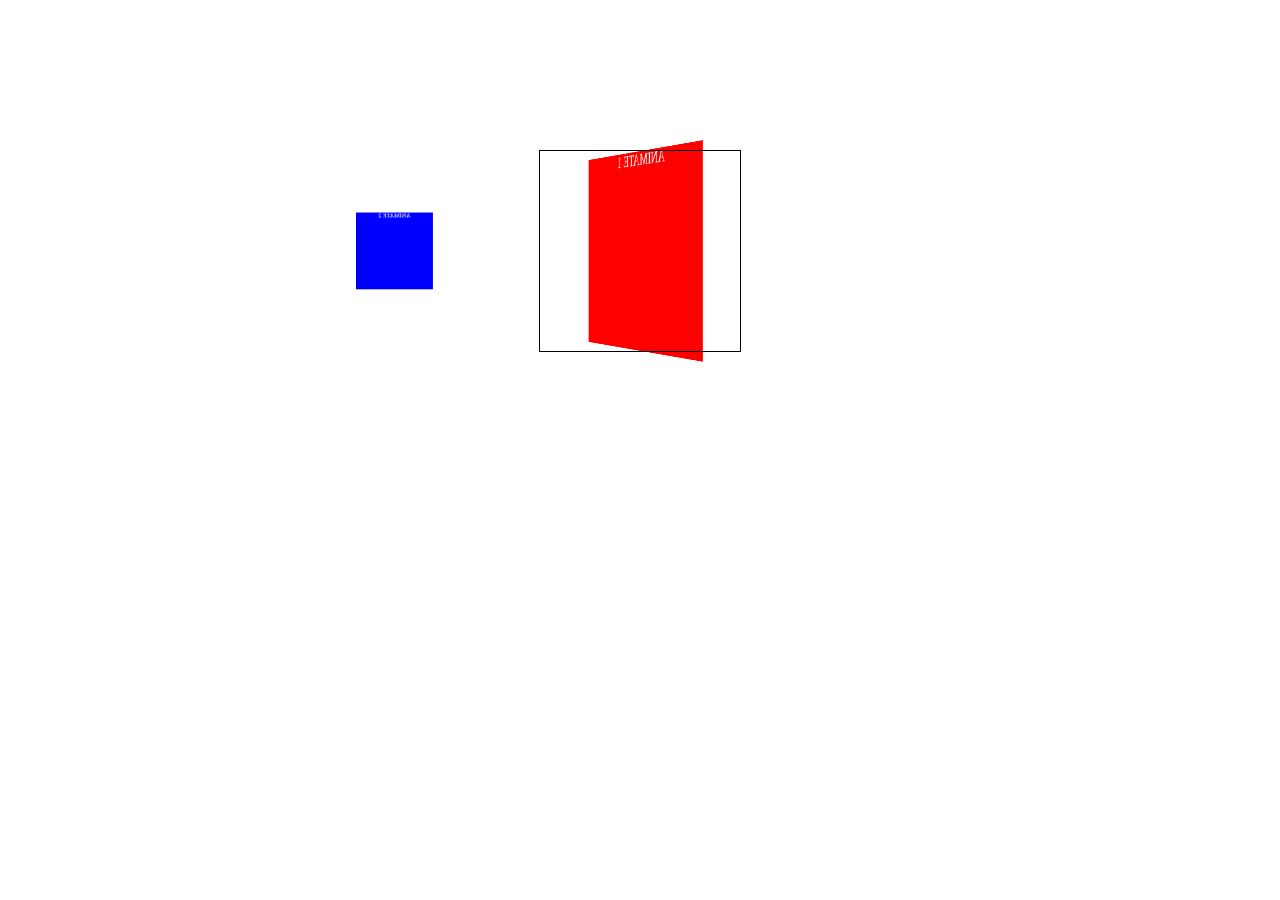
<file: 3d-transformations/index.html>
<!DOCTYPE html>
<html lang="en">
<head>
    <meta charset="UTF-8">
    <meta name="viewport" content="width=device-width, initial-scale=1.0">
    <meta http-equiv="X-UA-Compatible" content="ie=edge">
    <title>CSS Course</title>
    <link rel="stylesheet" href="main.css">
</head>
<body>
    <div class="container">
        <div class="box1">
            ANIMATE 1
        </div>
        <div class="box2">
            ANIMATE 2
        </div>
    </div>
</body>
</html>
</file>
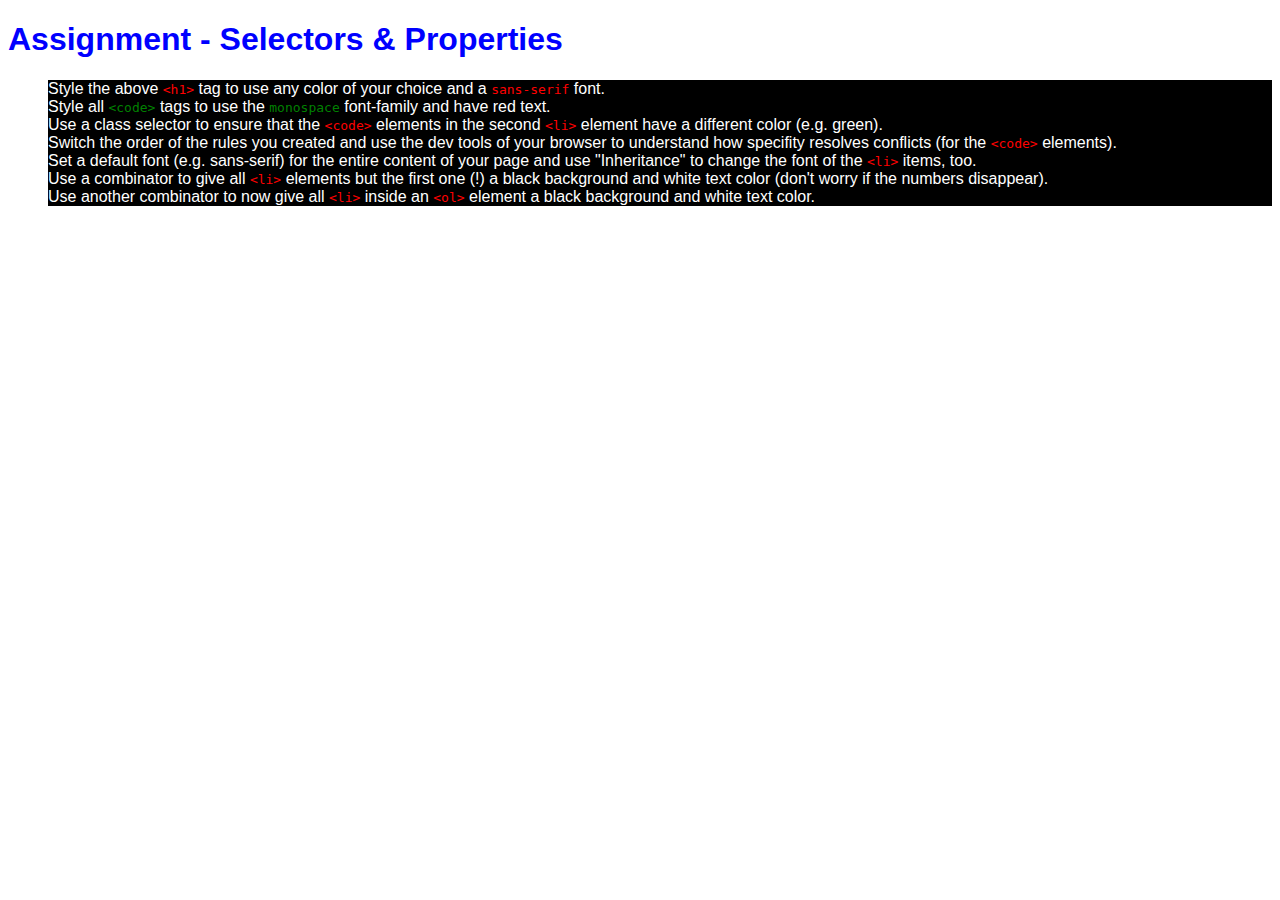
<file: assignment1/index.html>
<!DOCTYPE html>
<html lang="en">
<head>
    <meta charset="UTF-8">
    <meta name="viewport" content="width=device-width, initial-scale=1.0">
    <meta http-equiv="X-UA-Compatible" content="ie=edge">
    <title>CSS Course</title>
    <link rel="stylesheet" href="main.css">
</head>
<body>
    <h1 id="assignment-instructions">Assignment - Selectors &amp; Properties</h1>
    <ol>
        <li>Style the above <code>&lt;h1&gt;</code> tag to use any color of your choice and a <code>sans-serif</code> font.</li>
        <li>Style all <code class="second">&lt;code&gt;</code> tags to use the <code class="second">monospace</code> font-family and have red text.</li>
        <li>Use a class selector to ensure that the <code>&lt;code&gt;</code> elements in the second <code>&lt;li&gt;</code> element have a different color (e.g. green).</li>
        <li>Switch the order of the rules you created and use the dev tools of your browser to understand how specifity resolves conflicts (for the <code>&lt;code&gt;</code> elements).</li>
        <li>Set a default font (e.g. sans-serif) for the entire content of your page and use "Inheritance" to change the font of the <code>&lt;li&gt;</code> items, too.</li>
        <li>Use a combinator to give all <code>&lt;li&gt;</code> elements but the first one (!) a black background and white text color (don't worry if the numbers disappear).</li>
        <li>Use another combinator to now give all <code>&lt;li&gt;</code> inside an <code>&lt;ol&gt;</code> element a black background and white text color.</li>
    </ol>
</body>
</html>
</file>
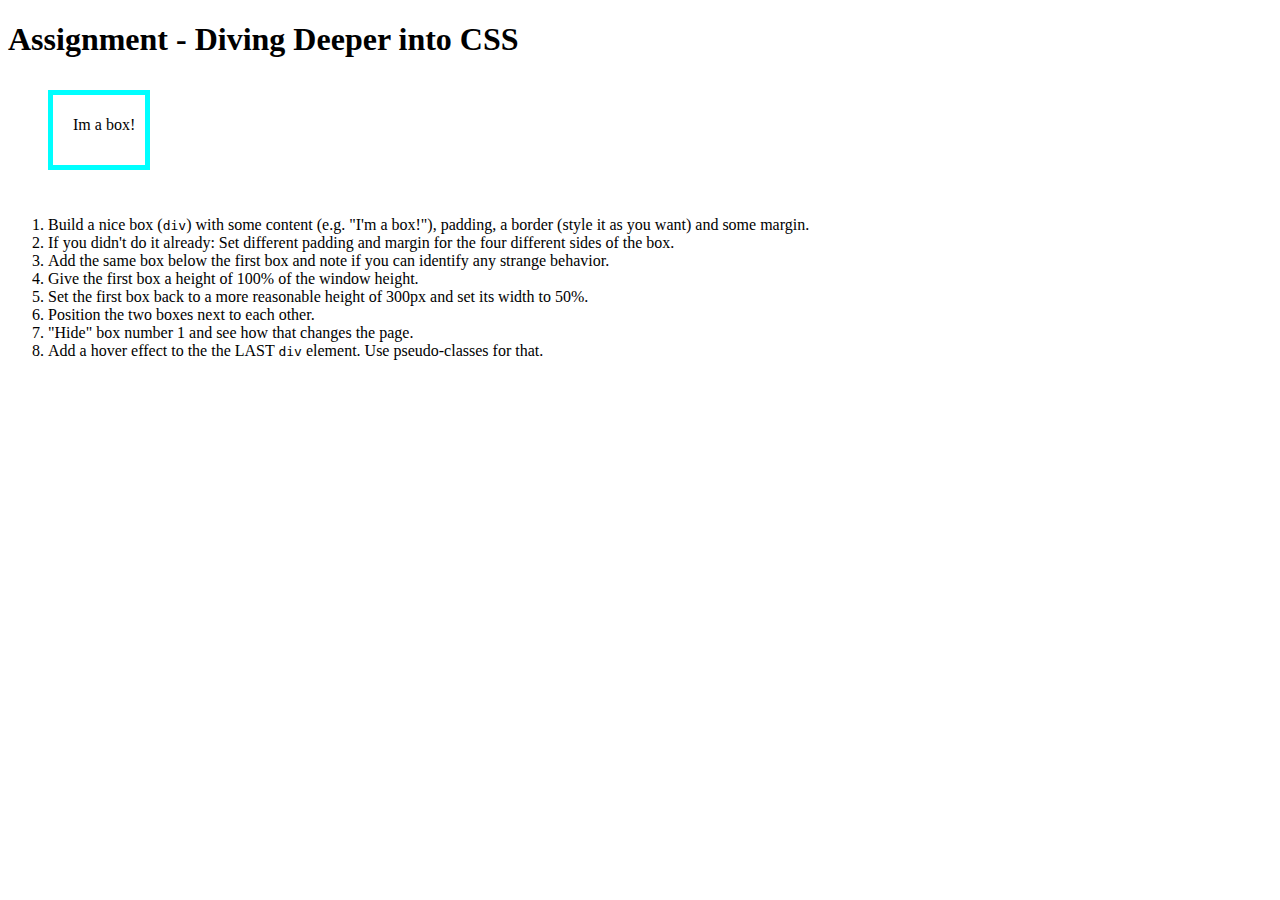
<file: assignment2/index.html>
<!DOCTYPE html>
<html lang="en">
<head>
    <meta charset="UTF-8">
    <meta name="viewport" content="width=device-width, initial-scale=1.0">
    <meta http-equiv="X-UA-Compatible" content="ie=edge">
    <title>CSS Course</title>
    <link rel="stylesheet" href="main.css">
</head>
<body>
    <h1>Assignment - Diving Deeper into CSS</h1>
    <div id="first" class="box">
        <p>Im a box!</p>
    </div>
    <div class="box">
        <p>Im a box!</p>
    </div>
    <ol>
        <li>Build a nice box (<code>div</code>) with some content (e.g. "I'm a box!"), padding, a border (style it as you want) and some margin.</li>
        <li>If you didn't do it already: Set different padding and margin for the four different sides of the box.</li>
        <li>Add the same box below the first box and note if you can identify any strange behavior.</li>
        <li>Give the first box a height of 100% of the window height.</li>
        <li>Set the first box back to a more reasonable height of 300px and set its width to 50%.</li>
        <li>Position the two boxes next to each other.</li>
        <li>"Hide" box number 1 and see how that changes the page.</li>
        <li>Add a hover effect to the the LAST <code>div</code> element. Use pseudo-classes for that.</li>
    </ol>
</body>
</html>
</file>
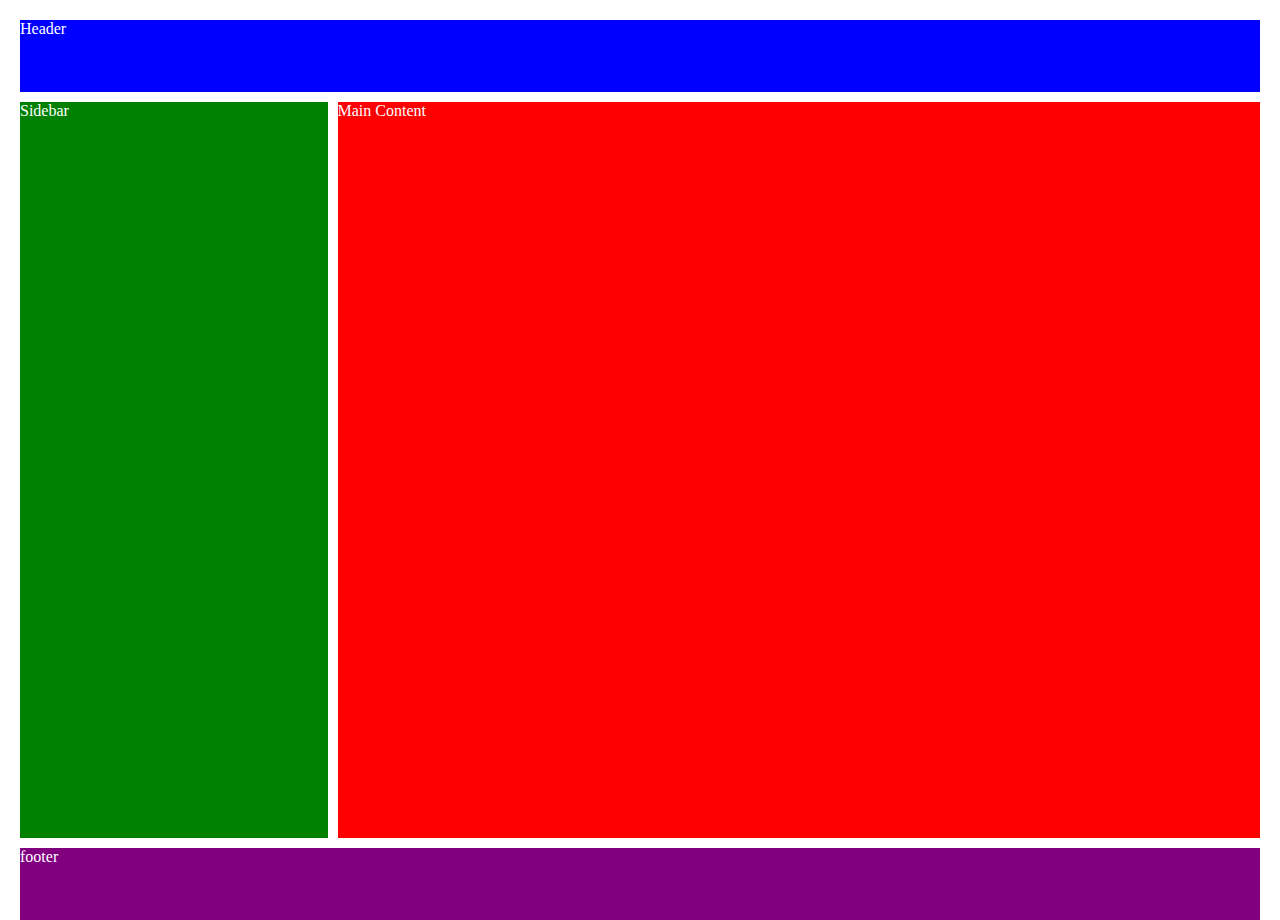
<file: assignment3/index.html>
<!DOCTYPE html>
<html lang="en">
<head>
    <meta charset="UTF-8">
    <meta name="viewport" content="width=device-width, initial-scale=1.0">
    <meta http-equiv="X-UA-Compatible" content="ie=edge">
    <title>CSS Course</title>
    <link rel="stylesheet" href="main.css">
</head>
<body>
    <header>Header</header>
    <main>Main Content</main>
    <aside>Sidebar</aside>
    <footer>footer</footer>
</body>
</html>
</file>
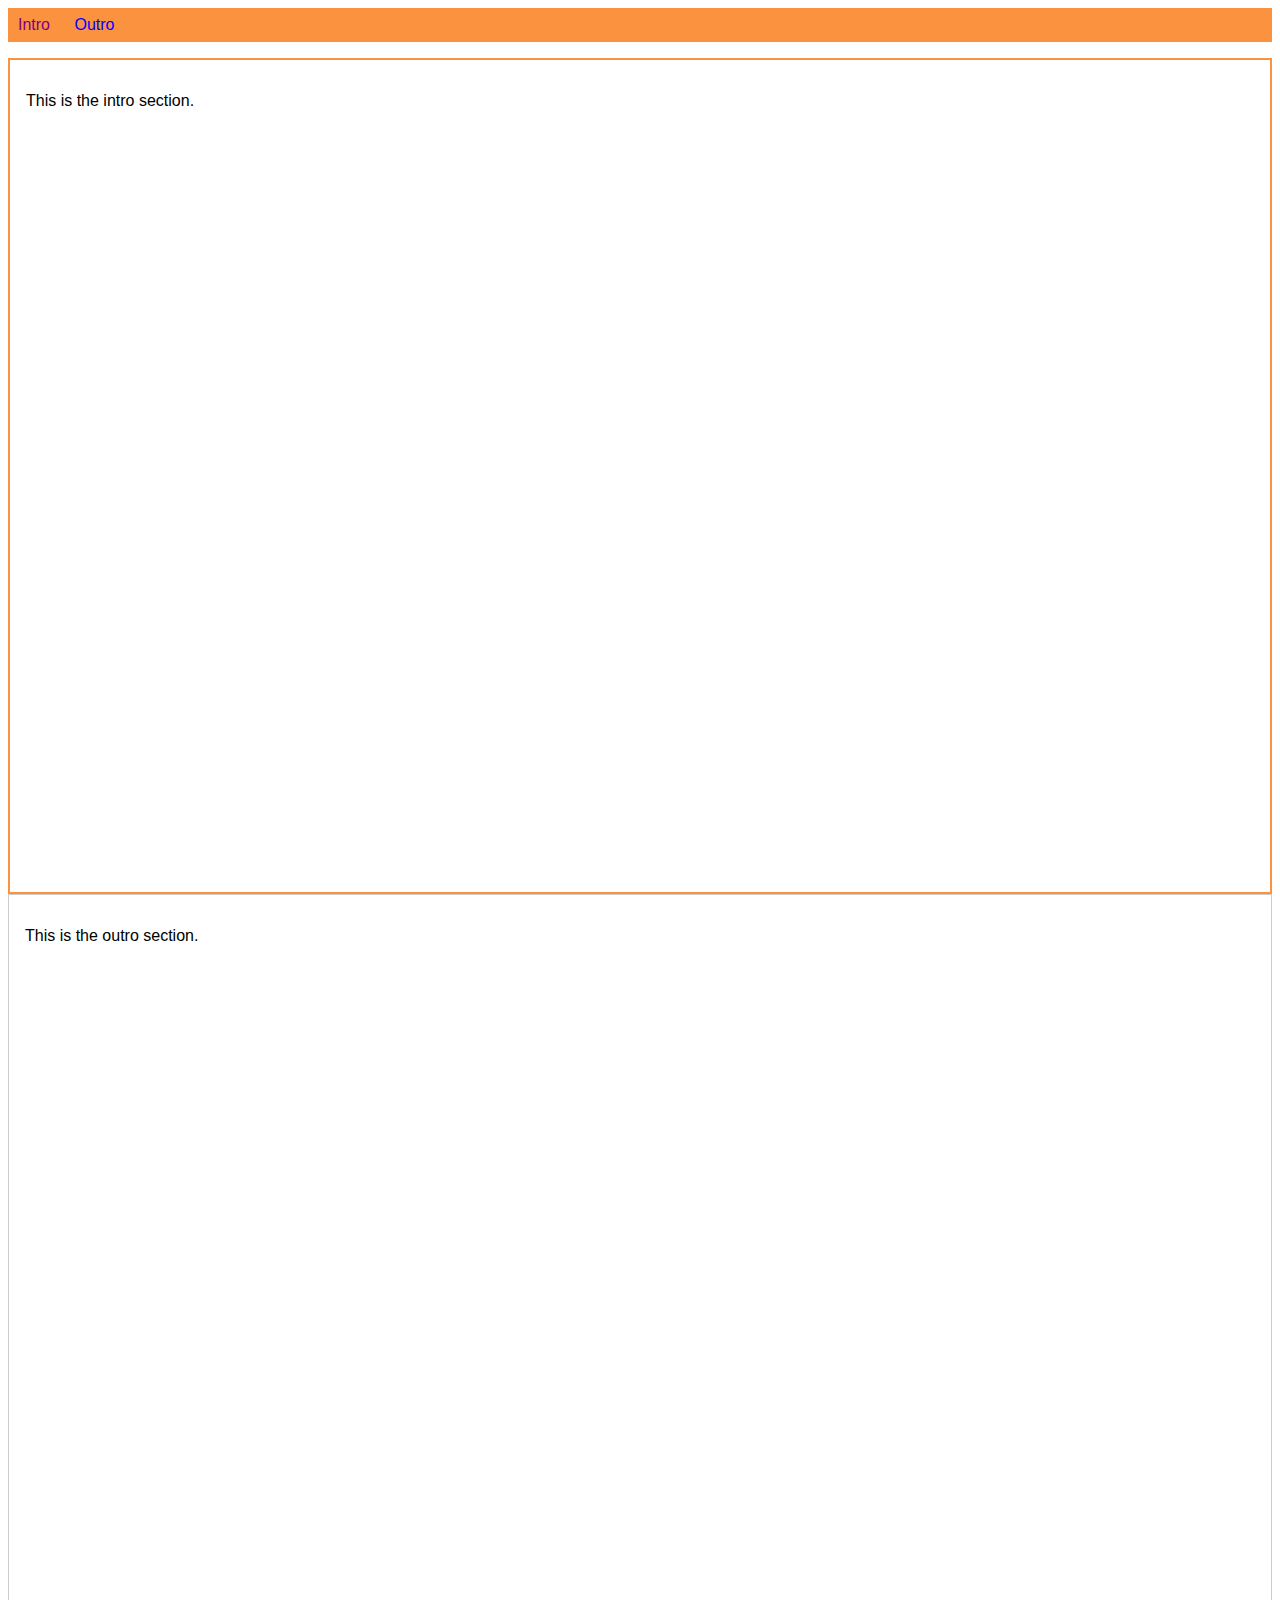
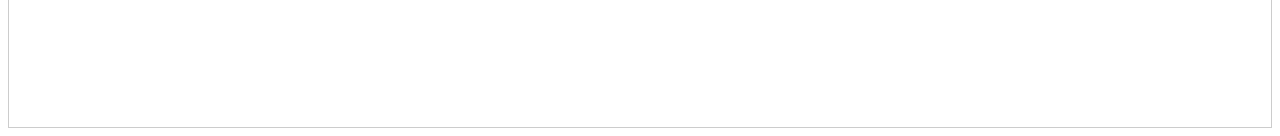
<file: combined-selectors/index.html>
<!DOCTYPE html>
<html lang="en">

<head>
    <meta charset="UTF-8">
    <meta name="viewport" content="width=device-width, initial-scale=1.0">
    <meta http-equiv="X-UA-Compatible" content="ie=edge">
    <title>CSS Course</title>
    <link rel="stylesheet" href="main.css">
</head>

<body>
    <nav>
        <a href="#intro" class="active">Intro</a>
        <a href="#outro">Outro</a>
    </nav>
    <section id="intro" class="main-section highlighted">
        <p>This is the intro section.</p>
    </section>
    <section id="outro" class="main-section">
        <p>This is the outro section.</p>
    </section>
</body>

</html>
</file>
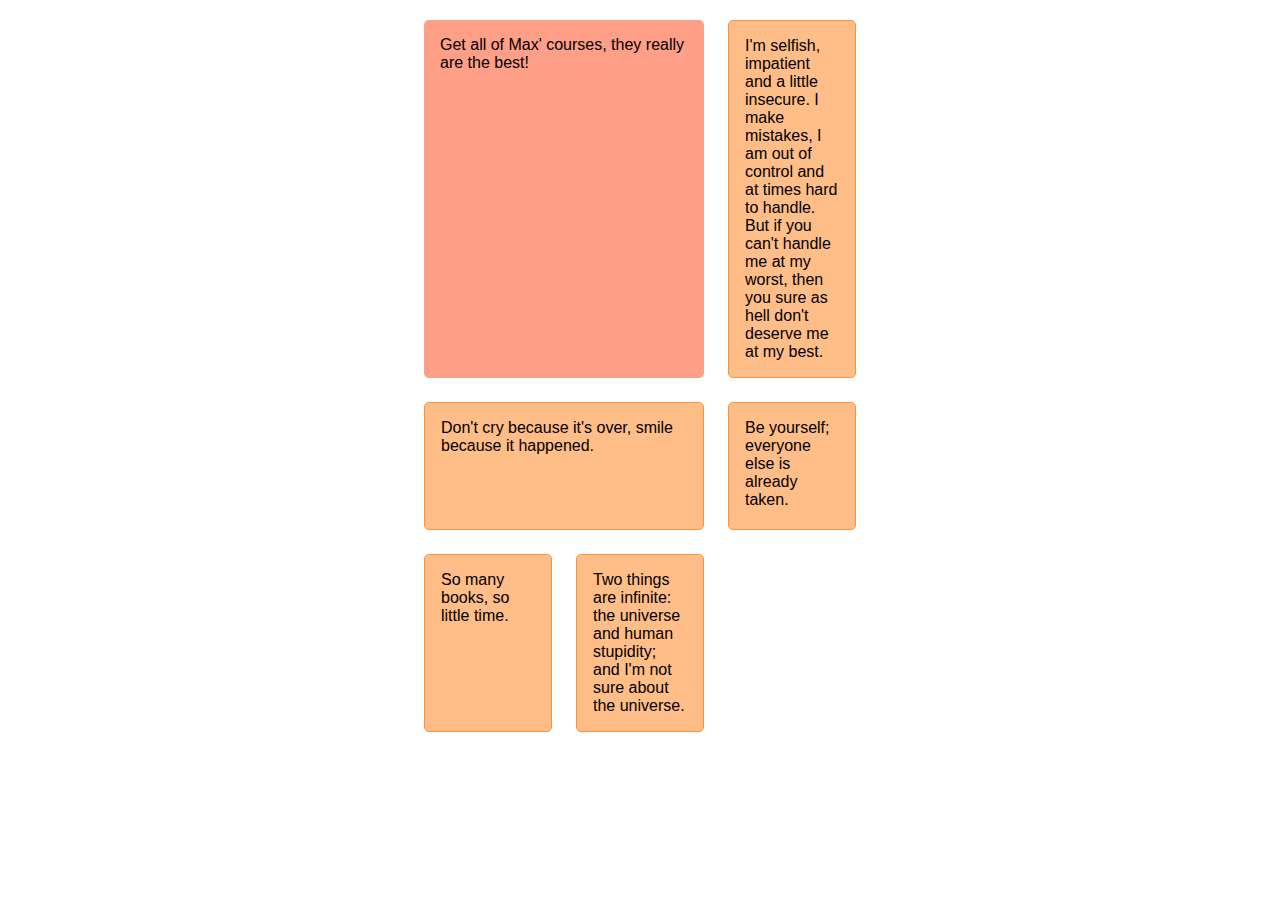
<file: css-grid-part2/index.html>
<!DOCTYPE html>
<html lang="en">
<head>
    <meta charset="UTF-8">
    <meta name="viewport" content="width=device-width, initial-scale=1.0">
    <meta http-equiv="X-UA-Compatible" content="ie=edge">
    <title>CSS Course</title>
    <link rel="stylesheet" href="main.css">
</head>
<body>
    <div class="container">
        <div class="quote quote--featured">Get all of Max' courses, they really are the best!</div>
        <div class="quote">Don't cry because it's over, smile because it happened.</div>
        <div class="quote">I'm selfish, impatient and a little insecure. I make mistakes, I am out of control and at times hard to handle. But if you can't handle me at my worst, then you sure as hell don't deserve me at my best.</div>
        <div class="quote">Be yourself; everyone else is already taken.</div>
        <div class="quote">So many books, so little time.</div>
        <div class="quote">Two things are infinite: the universe and human stupidity; and I'm not sure about the universe.</div>
    </div>
</body>
</html>
</file>
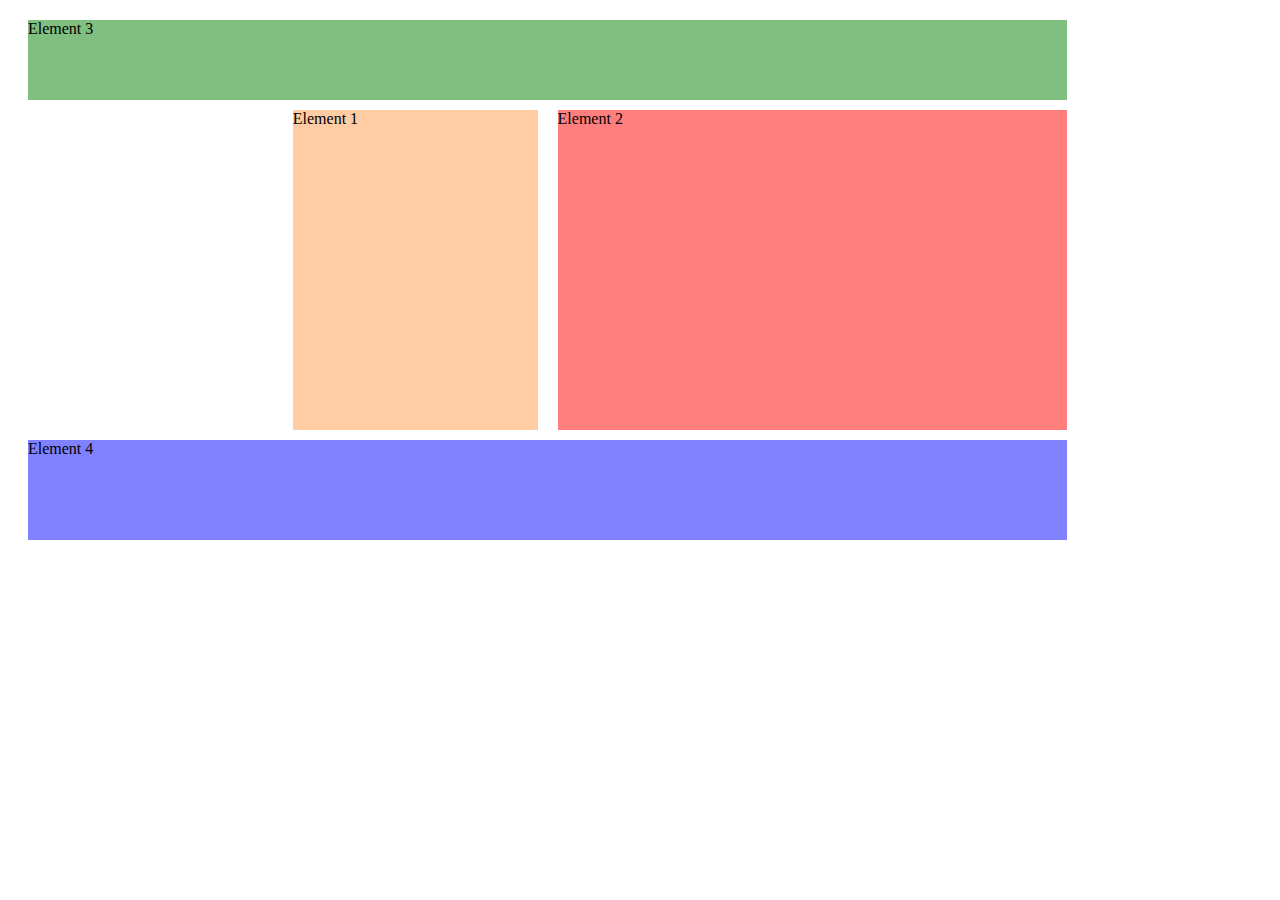
<file: css-grid/index.html>
<!DOCTYPE html>
<html lang="en">
<head>
    <meta charset="UTF-8">
    <meta name="viewport" content="width=device-width, initial-scale=1.0">
    <meta http-equiv="X-UA-Compatible" content="ie=edge">
    <title>CSS Course</title>
    <link rel="stylesheet" href="main.css">
</head>
<body>
    <div class="container">
        <div class="el1">Element 1</div>
        <div class="el2">Element 2</div>
        <div class="el3">Element 3</div>
        <div class="el4">Element 4</div>
    </div>
</body>
</html>
</file>
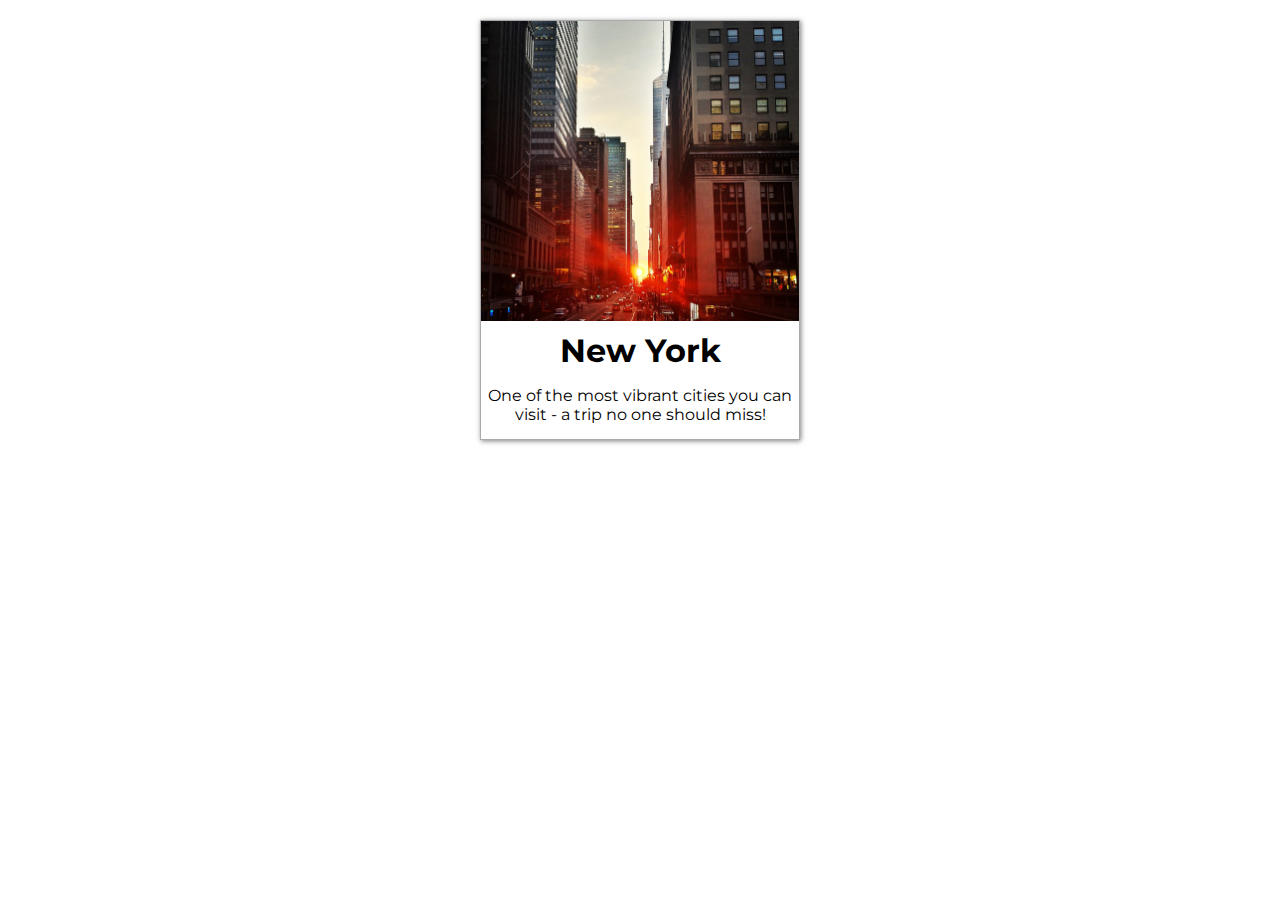
<file: css-in-action/index.html>
<!DOCTYPE html>
<html lang="en">

<head>
    <meta charset="UTF-8">
    <meta name="viewport" content="width=device-width, initial-scale=1.0">
    <meta http-equiv="X-UA-Compatible" content="ie=edge">
    <title>CSS Course</title>
    <link href="https://fonts.googleapis.com/css?family=Montserrat" rel="stylesheet">
    <link href="code.css" rel="stylesheet">
</head>

<body>
    <div class="destination">
        <div class="thumbnail">
            <img src="new-york.jpg" alt="Sunset in New York">
        </div>
        <div class="content">
            <h1>New York</h1>
            <p>One of the most vibrant cities you can visit - a trip no one should miss!</p>
        </div>
    </div>
</body>

</html>
</file>
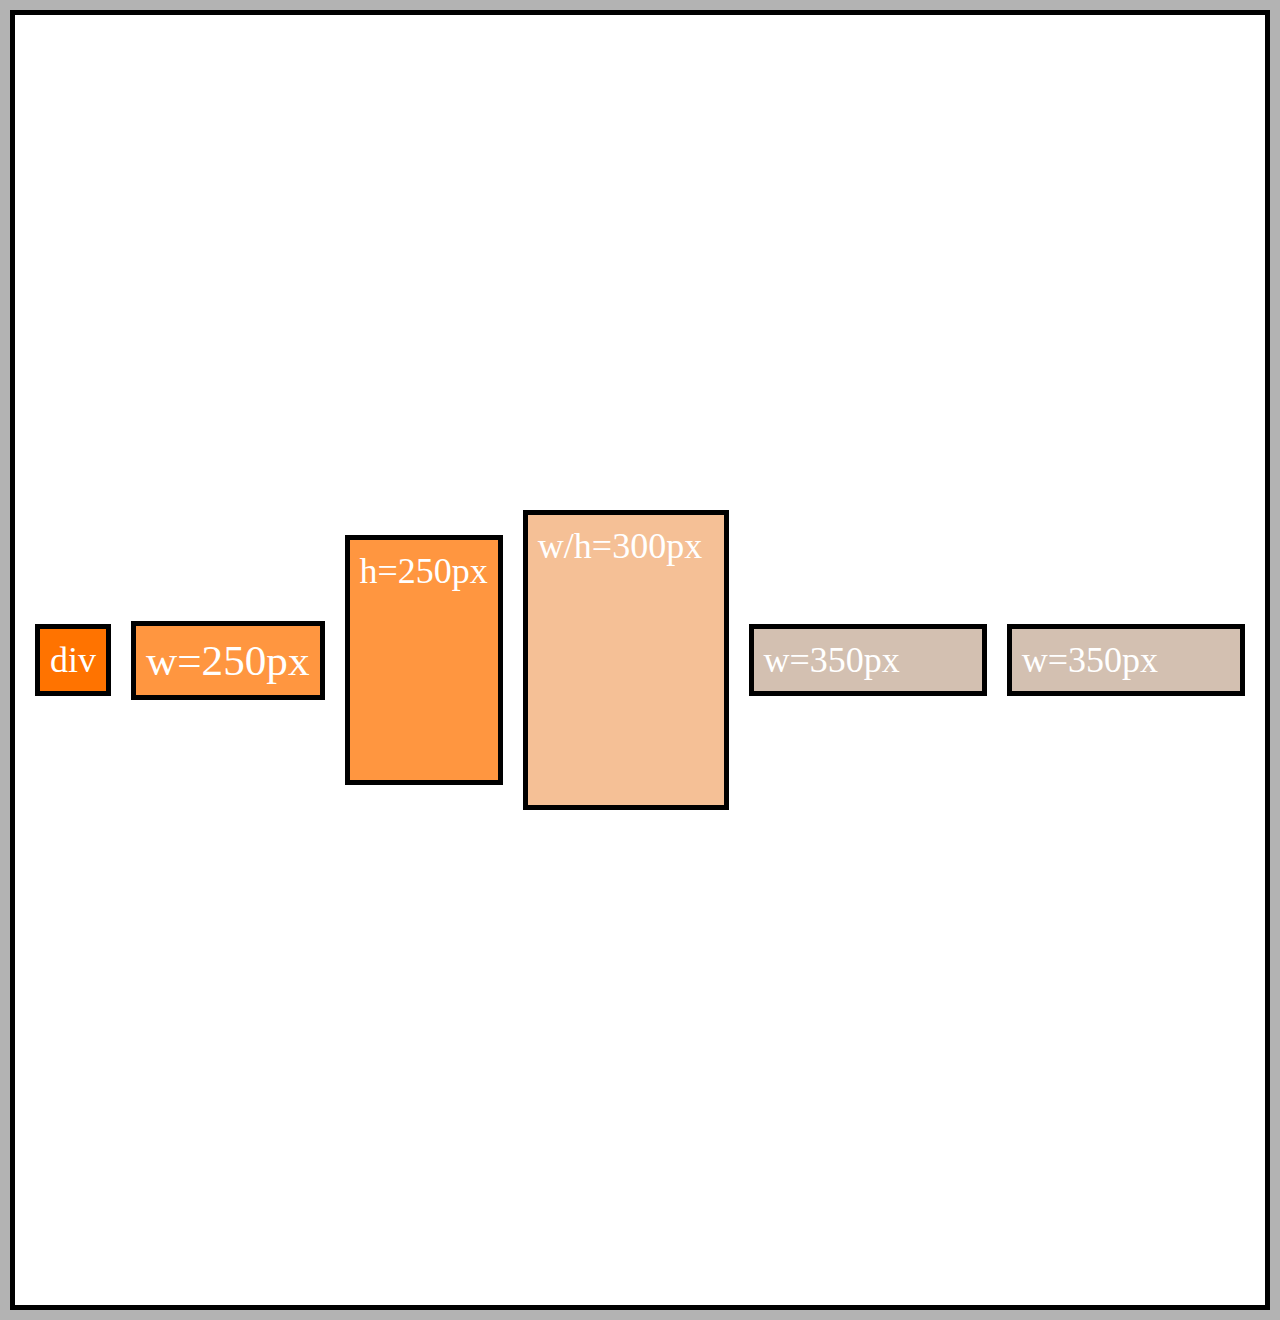
<file: flexbox/index.html>
<!DOCTYPE html>
<html lang="en">
    <head>
        <meta charset="UTF-8">
        <meta http-equiv="X-UA-Compatible" content="ie=edge">
        <link rel="stylesheet" href="main.css">
        <title>Flexbox</title>
    </head>
    <body>
        <div class="flex-container">
            <div class="item-1">div</div>
            <div class="item-2">w=250px</div>
            <div class="item-3">h=250px</div>
            <div class="item-4">w/h=300px</div>
            <div class="item-5">w=350px</div>
            <div class="item-6">w=350px</div>
        </div>
    </body>
</html>
</file>
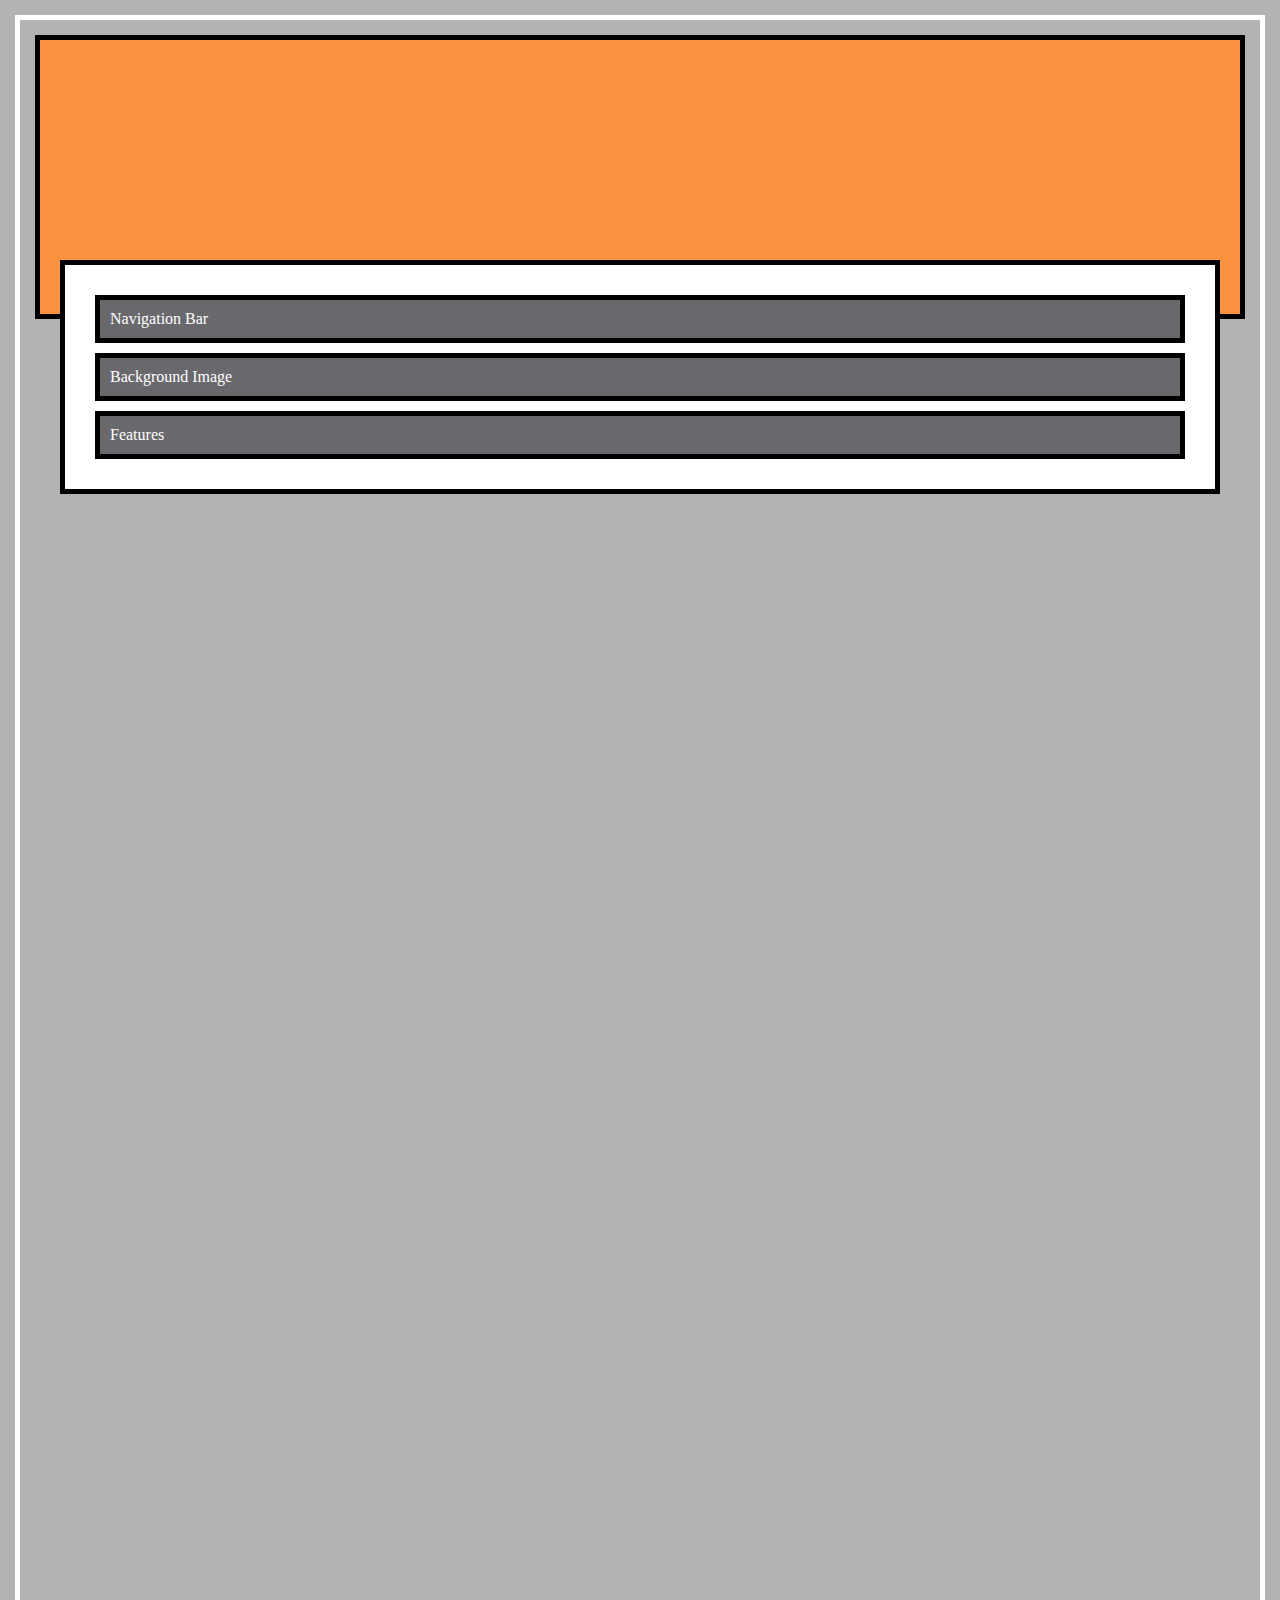
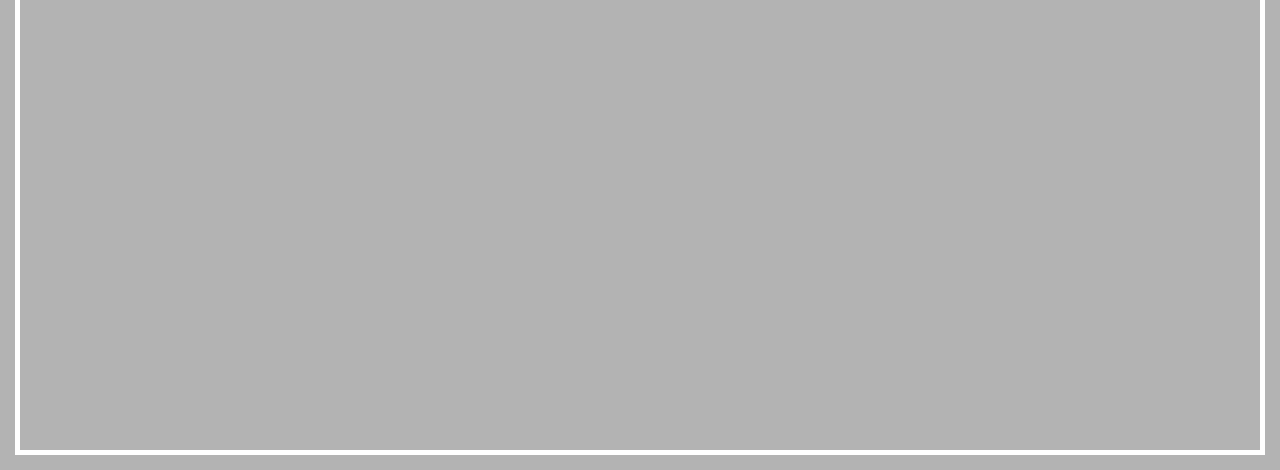
<file: positioning-info/index.html>
<!DOCTYPE html>
<html lang="en">
    <head>
        <meta charset="UTF-8">
        <meta http-equiv="X-UA-Compatible" content="ie=edge">
        <link rel="stylesheet" href="main.css">
        <title>Position</title>
    </head>
    <body>
        <div class="parent">
            <div class="child-1">Navigation Bar</div>
            <div class="child-2">Background Image</div>
            <div class="child-3">Features</div>
        </div>
    </body>
</html>
</file>
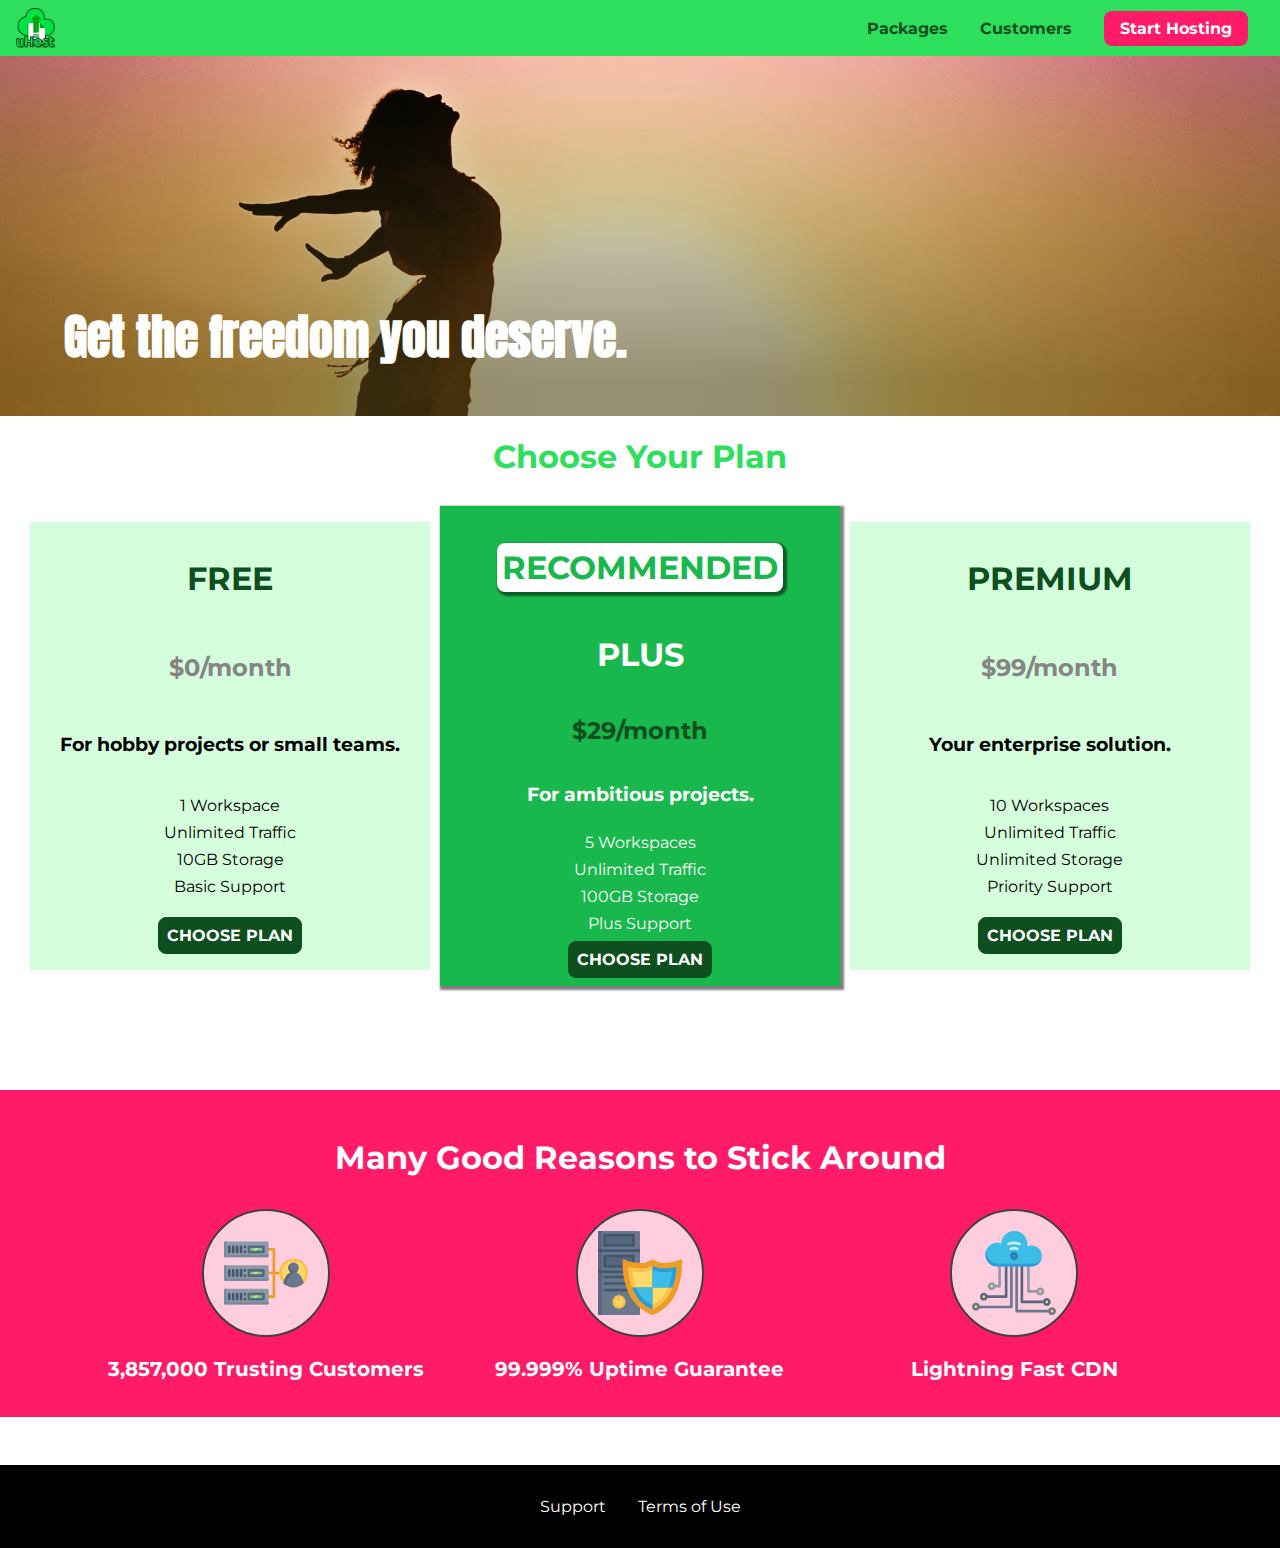
<file: project/index.html>
<!DOCTYPE html>
<html lang="en">

<head>
    <meta charset="UTF-8">
    <meta http-equiv="X-UA-Compatible" content="ie=edge">
    <meta name="viewport" content="width=device-width, initial-scale=1.0">
    <!-- more options to the viewport meta tag above, sets how much you can zoom 
        as well as if you can zoom at all; , maximum-scale=1.5, user-scalable=no"> -->
    <title>uHost</title>
    <link rel="shortcut icon" href="assets/favicon.png">
    <!-- Reference external stylesheet to keep the file size small-->
    <link rel="stylesheet" href="shared.css"> <!-- main.css will override shared.css if the same selector is used-->
    <link rel="stylesheet" href="main.css">
    <!-- Can have CSS in a style tag too 
    <style>
        /* the 'section' piece is known as a selector */
        section {
            background: #ff1b68;
        }
    </style> -->
</head>

<body>
    <div class="backdrop"></div>
    <div class="modal">
        <h1 class="modal__title">Do you want to continue?</h1>
        <div class="modal__actions">
            <a href="start-hosting/index.html" class="modal__action">Yes!</a>
            <button class="modal__action modal__action--negative" type="button">No!</button>
        </div>
    </div>
    <header class="main-header">
        <div>
            <button class="toggle-button">
                <span class="toggle-button__bar"></span>
                <span class="toggle-button__bar"></span>
                <span class="toggle-button__bar"></span>
            </button>
            <a href="index.html" class="main-header__brand">
                <img src="assets/uhost-icon.png" alt="uHost - Your favorite hosting company">
            </a>
        </div>
        <nav class="main-nav">
            <ul class="main-nav__items">
                <li class="main-nav__item">
                    <a href="packages/index.html">Packages</a>
                </li>
                <li class="main-nav__item">
                    <a href="customers/index.html">Customers</a>
                </li>
                <li class="main-nav__item main-nav__item--cta">
                    <a href="start-hosting/index.html">Start Hosting</a>
                </li>
            </ul>
        </nav>
    </header>
    <nav class="mobile-nav">
        <ul class="mobile-nav__items">
            <li class="mobile-nav__item">
                <a href="packages/index.html">Packages</a>
            </li>
            <li class="mobile-nav__item">
                <a href="customers/index.html">Customers</a>
            </li>
            <li class="mobile-nav__item mobile-nav__item--cta">
                <a href="start-hosting/index.html">Start Hosting</a>
            </li>
        </ul>
    </nav>
    <main>
        <section id="product-overview">
        <!-- <section style="background: #ff1b68;">  Inline style; Bad!-->
            <h1>Get the freedom you deserve.</h1>
        </section>
        <section id="plans">
            <h1 class="section-title"> Choose Your Plan</h1>
            <div class="plan__list">
                <article class="plan">
                    <h1 class="plan__title">FREE</h1>
                    <h2 class="plan__price">$0/month</h2>
                    <h3>For hobby projects or small teams.</h3>
                    <ul class="plan__features">
                        <li class="plan__feature">1 Workspace</li>
                        <li class="plan__feature">Unlimited Traffic</li>
                        <li class="plan__feature">10GB Storage</li>
                        <li class="plan__feature">Basic Support</li>
                    </ul>
                    <div>
                        <button class="button">CHOOSE PLAN</button>
                    </div>
                </article>
                <article class="plan plan--highlighted">
                    <h1 class="plan__annotation">RECOMMENDED</h1>
                    <h1 class="plan__title">PLUS</h1>
                    <h2 class="plan__price">$29/month</h2>
                    <h3>For ambitious projects.</h3>
                    <ul class="plan__features">
                        <li class="plan__feature">5 Workspaces</li>
                        <li class="plan__feature">Unlimited Traffic</li>
                        <li class="plan__feature">100GB Storage</li>
                        <li class="plan__feature">Plus Support</li>
                    </ul>
                    <div>
                        <button class="button">CHOOSE PLAN</button>
                    </div>
                </article>
                <article class="plan">
                    <h1 class="plan__title">PREMIUM</h1>
                    <h2 class="plan__price">$99/month</h2>
                    <h3>Your enterprise solution.</h3>
                    <ul class="plan__features">
                        <li class="plan__feature">10 Workspaces</li>
                        <li class="plan__feature">Unlimited Traffic</li>
                        <li class="plan__feature">Unlimited Storage</li>
                        <li class="plan__feature">Priority Support</li>
                    </ul>
                    <div>
                        <button class="button">CHOOSE PLAN</button>
                    </div>
                </article>
            </div>
        </section>
        <section id="key-features">
            <h1 class="section-title">Many Good Reasons to Stick Around</h1>
            <ul class="key-feature__list">
                <li class="key-feature">
                    <div class="key-feature__image">
                        <svg viewBox="0 0 512 512">
                            <path style="fill:#F09B24;" d="M344,248h-32V112c0-4.418-3.582-8-8-8h-40c-4.418,0-8,3.582-8,8s3.582,8,8,8h32v128h-32  c-4.418,0-8,3.582-8,8s3.582,8,8,8h32v128h-32c-4.418,0-8,3.582-8,8s3.582,8,8,8h40c4.418,0,8-3.582,8-8V264h32c4.418,0,8-3.582,8-8  S348.418,248,344,248z"
                            />
                            <path style="fill:#8E9AA9;" d="M264,64H8c-4.418,0-8,3.582-8,8v80c0,4.418,3.582,8,8,8h256c4.418,0,8-3.582,8-8V72  C272,67.582,268.418,64,264,64z"
                            />
                            <path style="fill:#7C899B;" d="M24,144c-4.418,0-8-3.582-8-8V64H8c-4.418,0-8,3.582-8,8v80c0,4.418,3.582,8,8,8h256  c4.418,0,8-3.582,8-8v-8H24z"
                            />
                            <rect x="152" y="96" style="fill:#B8E3A8;" width="88" height="32" />
                            <g>
                                <polygon style="fill:#7EC97D;" points="152,96 152,128 166,128 198,96  " />
                                <polygon style="fill:#7EC97D;" points="220,96 188,128 240,128 240,96  " />
                            </g>
                            <path style="fill:#56677E;" d="M240,136h-88c-4.418,0-8-3.582-8-8V96c0-4.418,3.582-8,8-8h88c4.418,0,8,3.582,8,8v32  C248,132.418,244.418,136,240,136z M160,120h72v-16h-72V120z"
                            />
                            <g>
                                <path style="fill:#435670;" d="M32,136c-4.418,0-8-3.582-8-8V96c0-4.418,3.582-8,8-8s8,3.582,8,8v32C40,132.418,36.418,136,32,136z   "
                                />
                                <path style="fill:#435670;" d="M56,136c-4.418,0-8-3.582-8-8V96c0-4.418,3.582-8,8-8s8,3.582,8,8v32C64,132.418,60.418,136,56,136z   "
                                />
                                <path style="fill:#435670;" d="M80,136c-4.418,0-8-3.582-8-8V96c0-4.418,3.582-8,8-8s8,3.582,8,8v32C88,132.418,84.418,136,80,136z   "
                                />
                                <path style="fill:#435670;" d="M104,136c-4.418,0-8-3.582-8-8V96c0-4.418,3.582-8,8-8s8,3.582,8,8v32   C112,132.418,108.418,136,104,136z"
                                />
                                <path style="fill:#435670;" d="M128,105c-4.418,0-8-3.582-8-8v-1c0-4.418,3.582-8,8-8s8,3.582,8,8v1   C136,101.418,132.418,105,128,105z"
                                />
                                <path style="fill:#435670;" d="M128,136c-4.418,0-8-3.582-8-8v-1c0-4.418,3.582-8,8-8s8,3.582,8,8v1   C136,132.418,132.418,136,128,136z"
                                />
                            </g>
                            <path style="fill:#8E9AA9;" d="M264,208H8c-4.418,0-8,3.582-8,8v80c0,4.418,3.582,8,8,8h256c4.418,0,8-3.582,8-8v-80  C272,211.582,268.418,208,264,208z"
                            />
                            <path style="fill:#7C899B;" d="M24,288c-4.418,0-8-3.582-8-8v-72H8c-4.418,0-8,3.582-8,8v80c0,4.418,3.582,8,8,8h256  c4.418,0,8-3.582,8-8v-8H24z"
                            />
                            <rect x="152" y="240" style="fill:#B8E3A8;" width="88" height="32" />
                            <g>
                                <polygon style="fill:#7EC97D;" points="152,240 152,272 166,272 198,240  " />
                                <polygon style="fill:#7EC97D;" points="220,240 188,272 240,272 240,240  " />
                            </g>
                            <path style="fill:#56677E;" d="M240,280h-88c-4.418,0-8-3.582-8-8v-32c0-4.418,3.582-8,8-8h88c4.418,0,8,3.582,8,8v32  C248,276.418,244.418,280,240,280z M160,264h72v-16h-72V264z"
                            />
                            <g>
                                <path style="fill:#435670;" d="M32,280c-4.418,0-8-3.582-8-8v-32c0-4.418,3.582-8,8-8s8,3.582,8,8v32C40,276.418,36.418,280,32,280   z"
                                />
                                <path style="fill:#435670;" d="M56,280c-4.418,0-8-3.582-8-8v-32c0-4.418,3.582-8,8-8s8,3.582,8,8v32C64,276.418,60.418,280,56,280   z"
                                />
                                <path style="fill:#435670;" d="M80,280c-4.418,0-8-3.582-8-8v-32c0-4.418,3.582-8,8-8s8,3.582,8,8v32C88,276.418,84.418,280,80,280   z"
                                />
                                <path style="fill:#435670;" d="M104,280c-4.418,0-8-3.582-8-8v-32c0-4.418,3.582-8,8-8s8,3.582,8,8v32   C112,276.418,108.418,280,104,280z"
                                />
                                <path style="fill:#435670;" d="M128,249c-4.418,0-8-3.582-8-8v-1c0-4.418,3.582-8,8-8s8,3.582,8,8v1   C136,245.418,132.418,249,128,249z"
                                />
                                <path style="fill:#435670;" d="M128,280c-4.418,0-8-3.582-8-8v-1c0-4.418,3.582-8,8-8s8,3.582,8,8v1   C136,276.418,132.418,280,128,280z"
                                />
                            </g>
                            <path style="fill:#8E9AA9;" d="M264,352H8c-4.418,0-8,3.582-8,8v80c0,4.418,3.582,8,8,8h256c4.418,0,8-3.582,8-8v-80  C272,355.582,268.418,352,264,352z"
                            />
                            <path style="fill:#7C899B;" d="M24,432c-4.418,0-8-3.582-8-8v-72H8c-4.418,0-8,3.582-8,8v80c0,4.418,3.582,8,8,8h256  c4.418,0,8-3.582,8-8v-8H24z"
                            />
                            <rect x="152" y="384" style="fill:#B8E3A8;" width="88" height="32" />
                            <g>
                                <polygon style="fill:#7EC97D;" points="152,384 152,416 166,416 198,384  " />
                                <polygon style="fill:#7EC97D;" points="220,384 188,416 240,416 240,384  " />
                            </g>
                            <path style="fill:#56677E;" d="M240,424h-88c-4.418,0-8-3.582-8-8v-32c0-4.418,3.582-8,8-8h88c4.418,0,8,3.582,8,8v32  C248,420.418,244.418,424,240,424z M160,408h72v-16h-72V408z"
                            />
                            <g>
                                <path style="fill:#435670;" d="M32,424c-4.418,0-8-3.582-8-8v-32c0-4.418,3.582-8,8-8s8,3.582,8,8v32C40,420.418,36.418,424,32,424   z"
                                />
                                <path style="fill:#435670;" d="M56,424c-4.418,0-8-3.582-8-8v-32c0-4.418,3.582-8,8-8s8,3.582,8,8v32C64,420.418,60.418,424,56,424   z"
                                />
                                <path style="fill:#435670;" d="M80,424c-4.418,0-8-3.582-8-8v-32c0-4.418,3.582-8,8-8s8,3.582,8,8v32C88,420.418,84.418,424,80,424   z"
                                />
                                <path style="fill:#435670;" d="M104,424c-4.418,0-8-3.582-8-8v-32c0-4.418,3.582-8,8-8s8,3.582,8,8v32   C112,420.418,108.418,424,104,424z"
                                />
                                <path style="fill:#435670;" d="M128,393c-4.418,0-8-3.582-8-8v-1c0-4.418,3.582-8,8-8s8,3.582,8,8v1   C136,389.418,132.418,393,128,393z"
                                />
                                <path style="fill:#435670;" d="M128,424c-4.418,0-8-3.582-8-8v-1c0-4.418,3.582-8,8-8s8,3.582,8,8v1   C136,420.418,132.418,424,128,424z"
                                />
                            </g>
                            <path style="fill:#F7C14D;" d="M424,168c-48.523,0-88,39.477-88,88s39.477,88,88,88s88-39.477,88-88S472.523,168,424,168z" />
                            <path style="fill:#FFDB66;" d="M424,184c-39.701,0-72,32.299-72,72s32.299,72,72,72s72-32.299,72-72S463.701,184,424,184z" />
                            <path style="fill:#69788D;" d="M484.893,314.16C476.393,274.588,451.922,248,424,248s-52.393,26.588-60.893,66.16  c-0.605,2.82,0.354,5.749,2.511,7.664C381.731,336.124,402.465,344,424,344s42.269-7.876,58.381-22.176  C484.539,319.909,485.498,316.98,484.893,314.16z"
                            />
                            <path style="fill:#56677E;" d="M434.053,249.171C430.768,248.403,427.411,248,424,248c-27.922,0-52.393,26.588-60.893,66.16  c-0.605,2.82,0.354,5.749,2.511,7.664c3.383,3.002,6.979,5.703,10.734,8.125C384.904,286.243,407.373,255.378,434.053,249.171z"
                            />
                            <path style="fill:#69788D;" d="M424,192c-17.645,0-32,14.355-32,32s14.355,32,32,32s32-14.355,32-32S441.645,192,424,192z" />
                            <path style="fill:#56677E;" d="M432,248c-17.645,0-32-14.355-32-32c0-6.783,2.128-13.076,5.742-18.258  C397.444,203.53,392,213.138,392,224c0,17.645,14.355,32,32,32c10.862,0,20.471-5.444,26.258-13.742  C445.076,245.872,438.783,248,432,248z"
                            />
                        </svg>
                    </div>
                    <p class="key-feature__description">3,857,000 Trusting Customers</p>
                </li>
                <li class="key-feature">
                    <div class="key-feature__image">
                        <svg viewBox="0 0 512 512">
                            <path style="fill:#69788D;" d="M248,0H8C3.582,0,0,3.582,0,8v496c0,4.418,3.582,8,8,8h240c4.418,0,8-3.582,8-8V8  C256,3.582,252.418,0,248,0z"
                            />
                            <path style="fill:#56677E;" d="M24,504V8c0-4.418,3.582-8,8-8H8C3.582,0,0,3.582,0,8v496c0,4.418,3.582,8,8,8h24  C27.582,512,24,508.418,24,504z"
                            />
                            <g>
                                <rect x="0" y="112" style="fill:#435670;" width="256" height="16" />
                                <rect x="0" y="240" style="fill:#435670;" width="256" height="16" />
                            </g>
                            <path style="fill:#F7C14D;" d="M128,392c-22.056,0-40,17.944-40,40s17.944,40,40,40s40-17.944,40-40S150.056,392,128,392z" />
                            <path style="fill:#FFDB66;" d="M128,408c-13.233,0-24,10.767-24,24s10.767,24,24,24s24-10.767,24-24S141.233,408,128,408z" />
                            <path style="fill:#F7C14D;" d="M128,392c-2.739,0-5.414,0.278-8,0.805V424c0,4.418,3.582,8,8,8c4.418,0,8-3.582,8-8v-31.195  C133.414,392.278,130.739,392,128,392z"
                            />
                            <g>
                                <path style="fill:#435670;" d="M216,288H40c-4.418,0-8-3.582-8-8s3.582-8,8-8h176c4.418,0,8,3.582,8,8S220.418,288,216,288z"
                                />
                                <path style="fill:#435670;" d="M216,328H40c-4.418,0-8-3.582-8-8s3.582-8,8-8h176c4.418,0,8,3.582,8,8S220.418,328,216,328z"
                                />
                                <path style="fill:#435670;" d="M216,368H40c-4.418,0-8-3.582-8-8s3.582-8,8-8h176c4.418,0,8,3.582,8,8S220.418,368,216,368z"
                                />
                                <path style="fill:#435670;" d="M216,16H40c-4.418,0-8,3.582-8,8v64c0,4.418,3.582,8,8,8h176c4.418,0,8-3.582,8-8V24   C224,19.582,220.418,16,216,16z"
                                />
                            </g>
                            <rect x="48" y="32" style="fill:#56677E;" width="160" height="48" />
                            <path style="fill:#435670;" d="M216,144H40c-4.418,0-8,3.582-8,8v64c0,4.418,3.582,8,8,8h176c4.418,0,8-3.582,8-8v-64  C224,147.582,220.418,144,216,144z"
                            />
                            <rect x="48" y="160" style="fill:#56677E;" width="160" height="48" />
                            <path style="fill:#F09B24;" d="M511.747,180.237c-0.194-6.537-8.107-10.107-13.135-5.894c-5.6,4.693-42.904,21.282-98.514,21.282  c-33.45,0-64.625-20.999-64.929-21.206c-2.9-1.991-6.764-1.85-9.512,0.346c-2.677,2.135-27.201,20.86-63.793,20.86  c-55.607,0-92.914-16.589-98.515-21.282c-5.028-4.211-12.941-0.645-13.135,5.894c-1.634,54.834,4.655,105.941,18.693,151.903  c12.096,39.604,29.759,74.047,52.497,102.373c27.538,34.304,62.743,59.882,104.66,76.045c3.069,1.918,6.757,1.921,9.83,0  c41.917-16.163,77.122-41.741,104.66-76.045c22.738-28.326,40.401-62.77,52.497-102.373  C507.092,286.179,513.381,235.071,511.747,180.237z"
                            />
                            <path style="fill:#F7C14D;" d="M476.21,221.226c-1.953-1.631-4.568-2.235-7.036-1.628c-21.686,5.327-44.926,8.028-69.075,8.028  c-25.926,0-49.633-8.975-64.955-16.504c-2.307-1.134-5.016-1.091-7.284,0.116c-14.059,7.477-36.919,16.388-65.994,16.388  c-24.153,0-47.394-2.701-69.075-8.028c-5.155-1.268-10.221,2.966-9.894,8.261c2.077,33.693,7.668,65.635,16.616,94.935  c22.774,74.565,66.139,126.334,128.888,153.868c2.032,0.891,4.397,0.891,6.43,0c61.777-27.107,104.716-78.876,127.62-153.868  c8.948-29.3,14.539-61.241,16.616-94.935C479.224,225.319,478.163,222.856,476.21,221.226z"
                            />
                            <path style="fill:#FFDB66;" d="M331.609,451.727c-52.604-25.289-89.304-70.987-109.144-135.944  c-6.532-21.39-11.162-44.336-13.82-68.447c17.133,2.852,34.952,4.291,53.22,4.291c29.394,0,53.376-7.793,69.978-15.561  c17.44,7.736,41.656,15.561,68.256,15.561c18.267,0,36.085-1.439,53.219-4.291c-2.659,24.112-7.288,47.06-13.82,68.448  C419.545,381.108,383.27,426.805,331.609,451.727z"
                            />
                            <g>
                                <path style="fill:#2C9DD4;" d="M479.066,227.858c0.157-2.539-0.903-5.002-2.856-6.633s-4.568-2.235-7.036-1.628   c-21.686,5.327-44.926,8.028-69.075,8.028c-25.926,0-49.633-8.975-64.955-16.504c-1.057-0.52-2.2-0.78-3.345-0.806l-0.072,133.351   h123.601c2.556-6.746,4.933-13.702,7.123-20.874C471.398,293.493,476.989,261.552,479.066,227.858z"
                                />
                                <path style="fill:#2C9DD4;" d="M206.658,343.667c24.153,63.42,65.028,108.108,121.743,132.995c1.031,0.452,2.147,0.673,3.263,0.666   l0.063-133.661H206.658z"
                                />
                            </g>
                            <g>
                                <path style="fill:#3CBDE8;" d="M439.497,315.783c6.532-21.389,11.161-44.336,13.82-68.448c-17.134,2.852-34.952,4.291-53.219,4.291   c-26.6,0-50.815-7.824-68.256-15.561l-0.116,107.601h97.758C433.179,334.807,436.524,325.518,439.497,315.783z"
                                />
                                <path style="fill:#3CBDE8;" d="M232.523,343.667c21.144,50.298,54.363,86.56,99.087,108.06l0.117-108.06H232.523z" />
                            </g>
                        </svg>
                    </div>
                    <p class="key-feature__description">99.999% Uptime Guarantee</p>
                </li>
                <li class="key-feature">
                    <div class="key-feature__image">
                        <svg viewBox="0 0 512 512">
                            <path style="fill:#8E9AA9;" d="M168,200c-4.418,0-8,3.582-8,8v120h-17.376c-3.302-9.311-12.194-16-22.624-16  c-13.234,0-24,10.767-24,24s10.766,24,24,24c10.429,0,19.321-6.689,22.624-16H168c4.418,0,8-3.582,8-8V208  C176,203.582,172.418,200,168,200z"
                            />
                            <path style="fill:#FFDB66;" d="M120,328c-4.411,0-8,3.589-8,8s3.589,8,8,8s8-3.589,8-8S124.411,328,120,328z" />
                            <path style="fill:#56677E;" d="M208,200c-4.418,0-8,3.582-8,8v184H94.624C91.322,382.689,82.43,376,72,376  c-13.234,0-24,10.767-24,24s10.766,24,24,24c10.429,0,19.321-6.689,22.624-16H208c4.418,0,8-3.582,8-8V208  C216,203.582,212.418,200,208,200z"
                            />
                            <path style="fill:#FFDB66;" d="M72,392c-4.411,0-8,3.589-8,8s3.589,8,8,8s8-3.589,8-8S76.411,392,72,392z" />
                            <path style="fill:#69788D;" d="M240,208c-4.418,0-8,3.582-8,8v239H47.24c-2.671-10.34-12.078-18-23.24-18c-13.234,0-24,10.767-24,24  s10.766,24,24,24c9.666,0,18.009-5.747,21.809-14H240c4.418,0,8-3.582,8-8V216C248,211.582,244.418,208,240,208z"
                            />
                            <path style="fill:#FFDB66;" d="M24,453c-4.411,0-8,3.589-8,8s3.589,8,8,8s8-3.589,8-8S28.411,453,24,453z" />
                            <path style="fill:#69788D;" d="M488,464c-10.429,0-19.321,6.689-22.624,16H280V208c0-4.418-3.582-8-8-8s-8,3.582-8,8v280  c0,4.418,3.582,8,8,8h193.376c3.302,9.311,12.194,16,22.624,16c13.234,0,24-10.767,24-24S501.234,464,488,464z"
                            />
                            <path style="fill:#FFDB66;" d="M488,480c-4.411,0-8,3.589-8,8s3.589,8,8,8s8-3.589,8-8S492.411,480,488,480z" />
                            <path style="fill:#56677E;" d="M456,408c-10.429,0-19.321,6.689-22.624,16H312V208c0-4.418-3.582-8-8-8s-8,3.582-8,8v224  c0,4.418,3.582,8,8,8h129.376c3.302,9.311,12.194,16,22.624,16c13.234,0,24-10.767,24-24S469.234,408,456,408z"
                            />
                            <path style="fill:#FFDB66;" d="M456,424c-4.411,0-8,3.589-8,8s3.589,8,8,8s8-3.589,8-8S460.411,424,456,424z" />
                            <path style="fill:#8E9AA9;" d="M416,344c-10.429,0-19.321,6.689-22.624,16H352V208c0-4.418-3.582-8-8-8s-8,3.582-8,8v160  c0,4.418,3.582,8,8,8h49.376c3.302,9.311,12.194,16,22.624,16c13.234,0,24-10.767,24-24S429.234,344,416,344z"
                            />
                            <path style="fill:#FFDB66;" d="M416,360c-4.411,0-8,3.589-8,8s3.589,8,8,8s8-3.589,8-8S420.411,360,416,360z" />
                            <path style="fill:#3CBDE8;" d="M362,88c-8.741,0-17.231,1.751-25.06,5.085C337.646,88.797,338,84.43,338,80  c0-44.112-35.888-80-80-80c-42.823,0-77.895,33.816-79.909,76.149C170.393,73.415,162.244,72,154,72c-39.701,0-72,32.299-72,72  s32.299,72,72,72h208c35.29,0,64-28.71,64-64S397.29,88,362,88z"
                            />
                            <path style="fill:#2C9DD4;" d="M368,200H160c-39.701,0-72-32.299-72-72c0-5.863,0.721-11.559,2.05-17.019  C84.918,120.88,82,132.102,82,144c0,39.701,32.299,72,72,72h208c30.389,0,55.88-21.296,62.379-49.743  C413.565,186.327,392.352,200,368,200z"
                            />
                            <path style="fill:#2A7DB5;" d="M256,128c-13.234,0-24,10.767-24,24s10.766,24,24,24c13.233,0,24-10.767,24-24S269.233,128,256,128z"
                            />
                            <path style="fill:#2C9DD4;" d="M256,144c-4.411,0-8,3.589-8,8s3.589,8,8,8c4.411,0,8-3.589,8-8S260.411,144,256,144z" />
                            <g>
                                <path style="fill:#C5F1FA;" d="M221.755,87.695c-2.994,0-5.864-1.688-7.233-4.572c-1.894-3.991-0.194-8.763,3.798-10.657   C230.157,66.849,242.834,64,256,64c13.166,0,25.844,2.849,37.68,8.466c3.992,1.895,5.692,6.666,3.798,10.657   s-6.666,5.692-10.657,3.798C277.144,82.328,266.774,80,256,80c-10.774,0-21.144,2.328-30.821,6.921   C224.072,87.446,222.904,87.695,221.755,87.695z"
                                />
                                <path style="fill:#C5F1FA;" d="M276.545,116.618c-1.148,0-2.316-0.249-3.424-0.774C267.745,113.293,261.985,112,256,112   c-5.985,0-11.745,1.293-17.121,3.844c-3.991,1.895-8.763,0.192-10.657-3.798c-1.894-3.992-0.193-8.764,3.798-10.657   C239.557,97.813,247.625,96,256,96c8.376,0,16.444,1.813,23.98,5.389c3.991,1.894,5.692,6.665,3.798,10.657   C282.41,114.93,279.539,116.618,276.545,116.618z"
                                />
                            </g>
                        </svg>
                    </div>
                    <p class="key-feature__description">Lightning Fast CDN</p>
                </li>
            </ul>
        </section>
    </main>
    <footer class="main-footer">
        <nav>
            <ul class="main-footer__links">
                <li class="main-footer__link">
                    <a href="#">Support</a>
                </li>
                <li class="main-footer__link">
                    <a href="#">Terms of Use</a>
                </li>
            </ul>
        </nav>
    </footer>
    <script src="shared.js"></script>
</body>

</html>
</file>
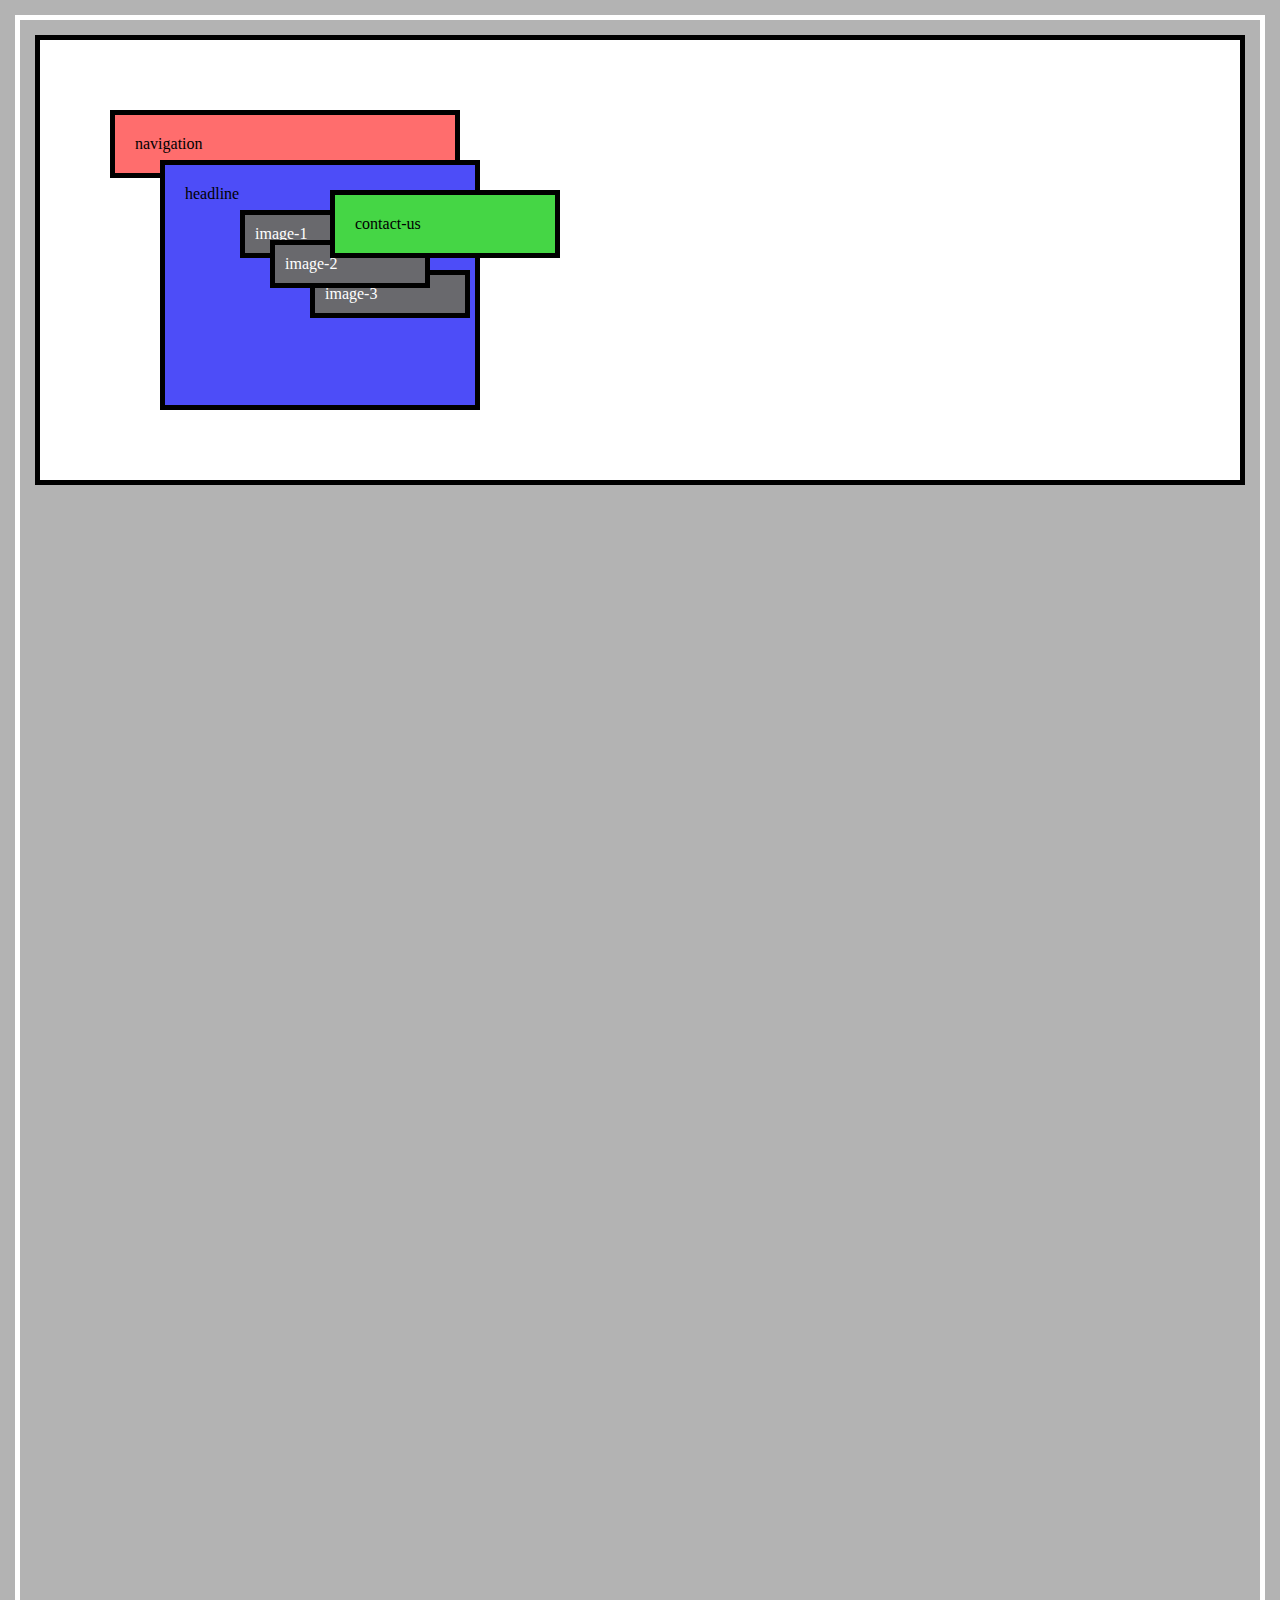
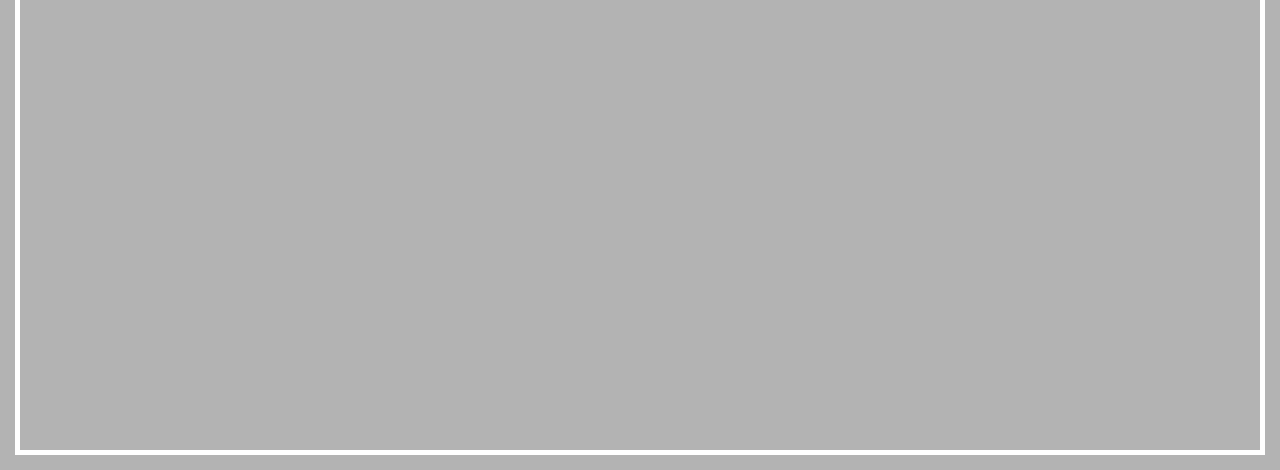
<file: stacking/index.html>
<!DOCTYPE html>
<html lang="en">
    <head>
        <meta charset="UTF-8">
        <meta http-equiv="X-UA-Compatible" content="ie=edge">
        <link rel="stylesheet" href="main.css">
        <title>Position</title>
    </head>
    <body>
        <div class="navigation">navigation</div>
        <div class="headline">headline    
            <div class="image-1">image-1</div>
            <div class="image-2">image-2</div>
            <div class="image-3">image-3</div>
        </div>
        <div class="contact-us">contact-us</div>
    </body>
</html>
</file>
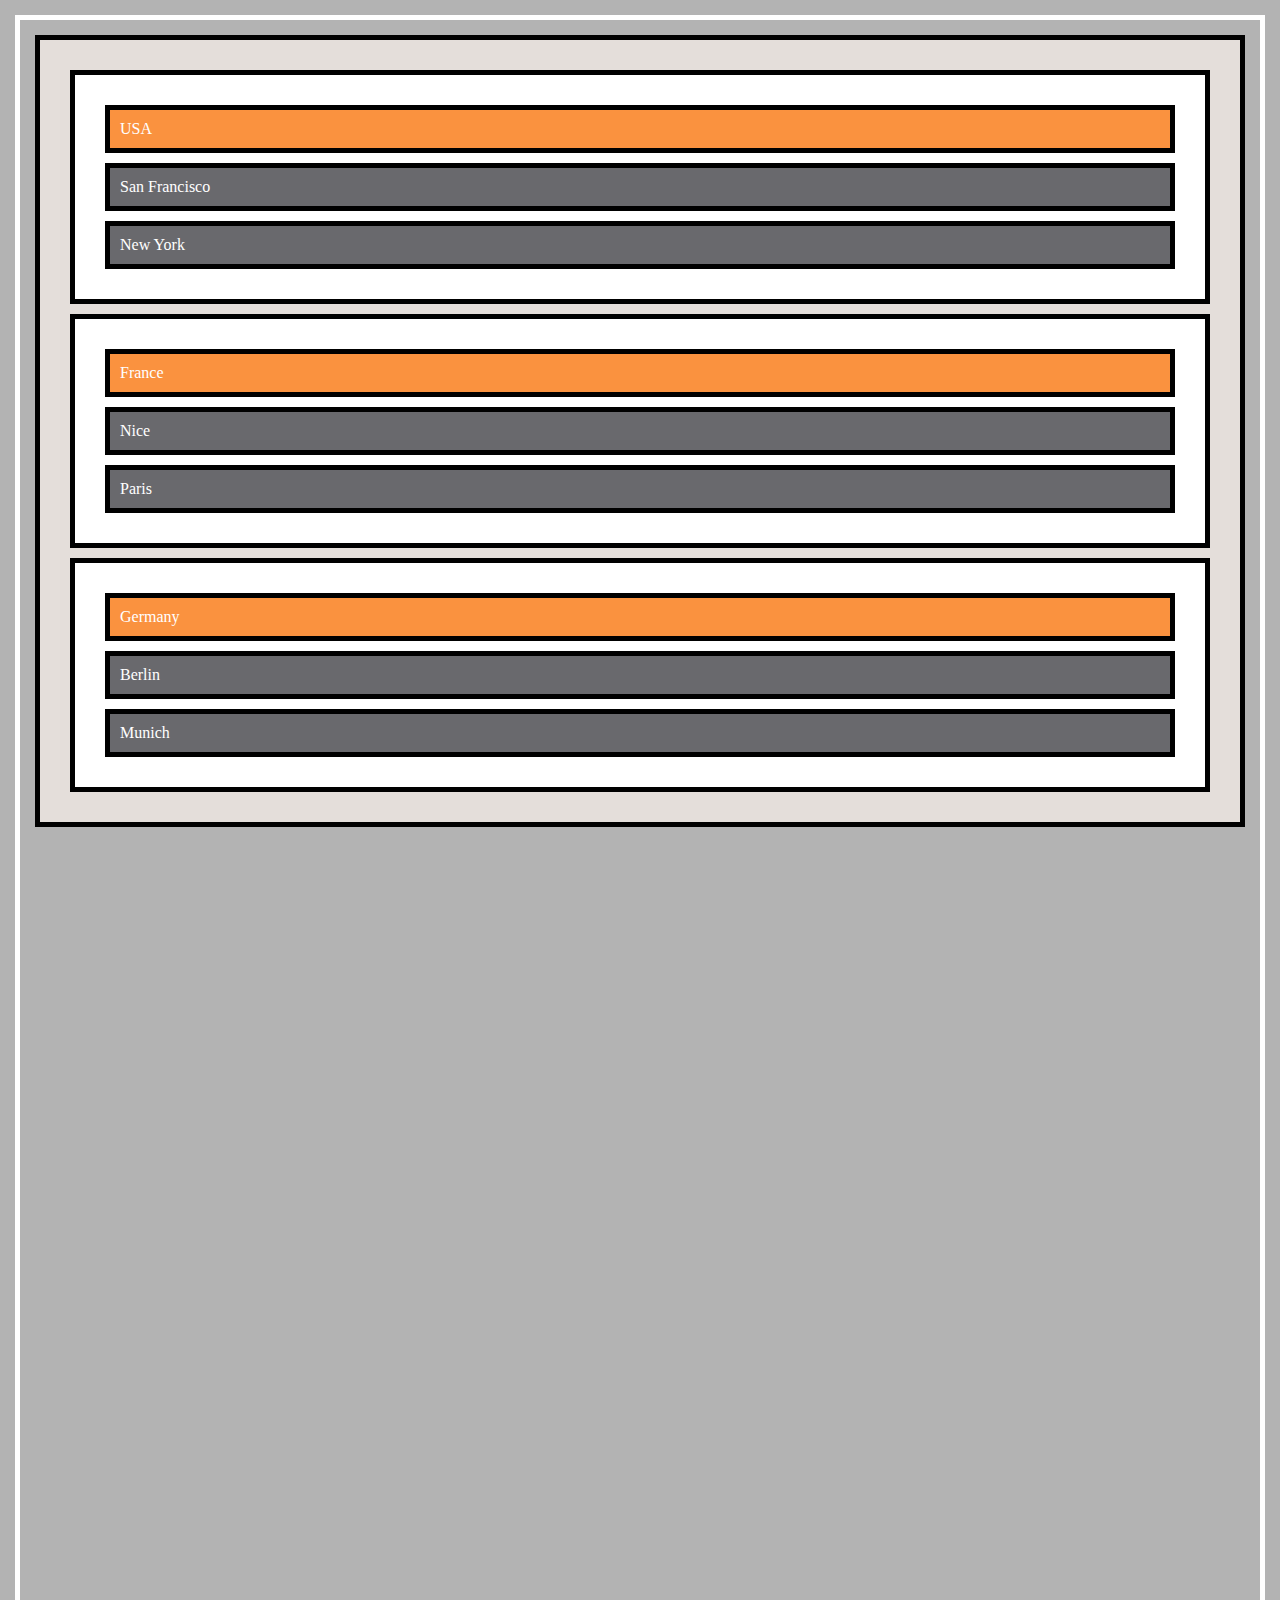
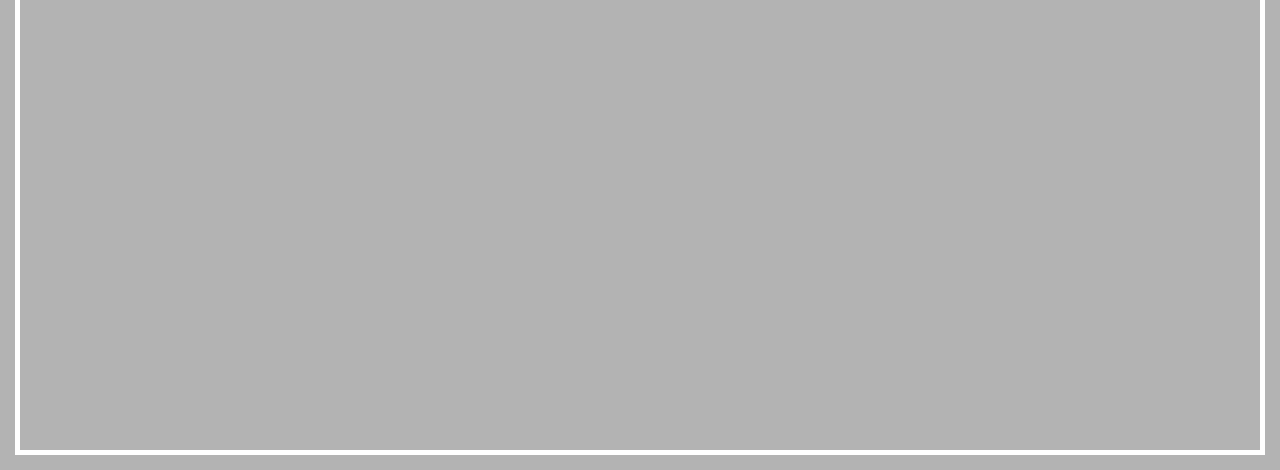
<file: sticky-positioning/index.html>
<!DOCTYPE html>
<html lang="en">
    <head>
        <meta charset="UTF-8">
        <meta http-equiv="X-UA-Compatible" content="ie=edge">
        <link rel="stylesheet" href="main.css">
        <title>Position</title>
    </head>
    <body>
        <div class="parent">
            <div class="country">USA</div>
            <div class="cities">San Francisco</div>
            <div class="cities">New York</div>
        </div>
        <div class="parent">
            <div class="country">France</div>
            <div class="cities">Nice</div>
            <div class="cities">Paris</div>
        </div>
        <div class="parent">
            <div class="country">Germany</div>
            <div class="cities">Berlin</div>
            <div class="cities">Munich</div>
        </div>
    </body>
</html>
</file>
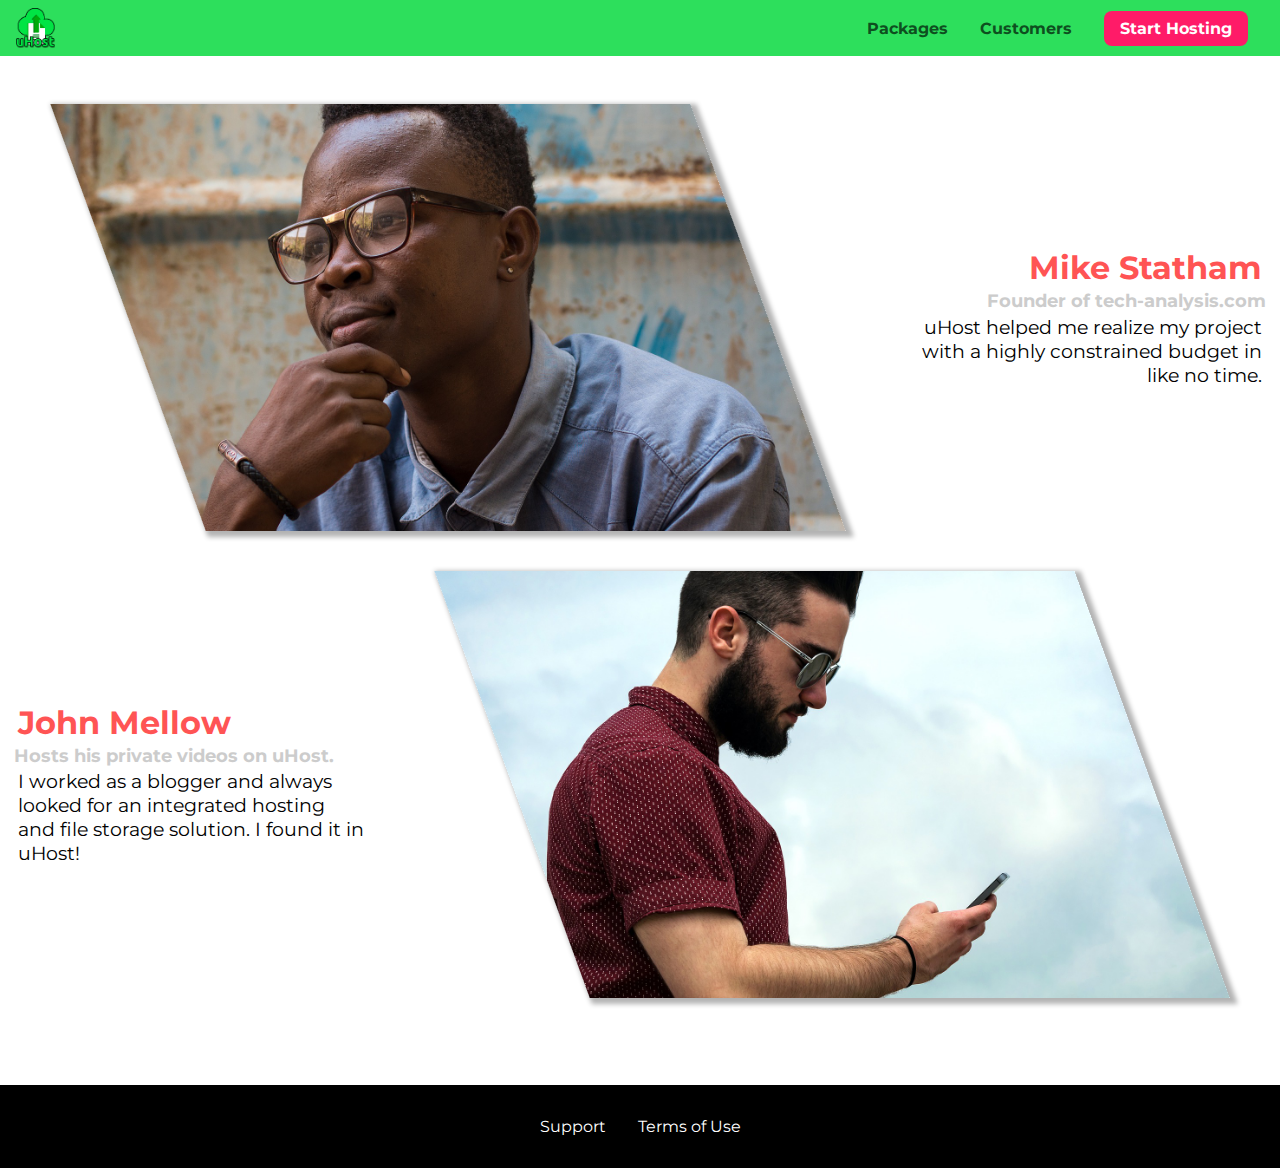
<file: project/customers/index.html>
<!DOCTYPE html>
<html lang="en">

<head>
    <meta charset="UTF-8">
    <meta name="viewport" content="width=device-width, initial-scale=1.0">
    <meta http-equiv="X-UA-Compatible" content="ie=edge">
    <title>uHost Customers</title>
    <link rel="shortcut icon" href="../assets/favicon.png">
    <link rel="stylesheet" href="../shared.css">
    <link rel="stylesheet" href="customers.css">
</head>

<body>
    <div class="backdrop"></div>
    <header class="main-header">
        <div>
            <button class="toggle-button">
                <span class="toggle-button__bar"></span>
                <span class="toggle-button__bar"></span>
                <span class="toggle-button__bar"></span>
            </button>
            <a href="../index.html" class="main-header__brand">
                <img src="../assets/uhost-icon.png" alt="uHost - Your favorite hosting company">
            </a>
        </div>
        <nav class="main-nav">
            <ul class="main-nav__items">
                <li class="main-nav__item">
                    <a href="../packages/index.html">Packages</a>
                </li>
                <li class="main-nav__item">
                    <a href="index.html">Customers</a>
                </li>
                <li class="main-nav__item main-nav__item--cta">
                    <a href="../start-hosting/index.html">Start Hosting</a>
                </li>
            </ul>
        </nav>
    </header>
    <nav class="mobile-nav">
        <ul class="mobile-nav__items">
            <li class="mobile-nav__item">
                <a href="../packages/index.html">Packages</a>
            </li>
            <li class="mobile-nav__item">
                <a href="index.html">Customers</a>
            </li>
            <li class="mobile-nav__item mobile-nav__item--cta">
                <a href="../start-hosting/index.html">Start Hosting</a>
            </li>
        </ul>
    </nav>
    <main>
        <div>
            <div class="testimonial" id="customer-1">
                <div class="testimonial__image-container">
                    <img src="../assets/customer-1.jpg" alt="Mike Statham - Customer" class="testimonial__image">
                </div>
                <div class="testimonial__info">
                    <h1 class="testimonial__name">Mike Statham</h1>
                    <h2 class="testimonial__subtitle">Founder of
                        <a href="tech-analysis.com">tech-analysis.com</a>
                    </h2>
                    <p class="testimonial__text">uHost helped me realize my project with a highly constrained budget in like no time.</p>
                </div>
            </div>
            <div class="testimonial" id="customer-2">

                <div class="testimonial__info">
                    <h1 class="testimonial__name">John Mellow</h1>
                    <h2 class="testimonial__subtitle">Hosts his private videos on uHost.
                    </h2>
                    <p class="testimonial__text">I worked as a blogger and always looked for an integrated hosting and file storage solution. I found
                        it in uHost!
                    </p>
                </div>
                <div class="testimonial__image-container">
                    <img src="../assets/customer-2.jpg" alt="John Mellow - Customer" class="testimonial__image">
                </div>
            </div>
        </div>
    </main>
    <footer class="main-footer">
        <nav>
            <ul class="main-footer__links">
                <li class="main-footer__link">
                    <a href="#">Support</a>
                </li>
                <li class="main-footer__link">
                    <a href="#">Terms of Use</a>
                </li>
            </ul>
        </nav>
    </footer>
    <script src="../shared.js"></script>
</body>

</html>
</file>
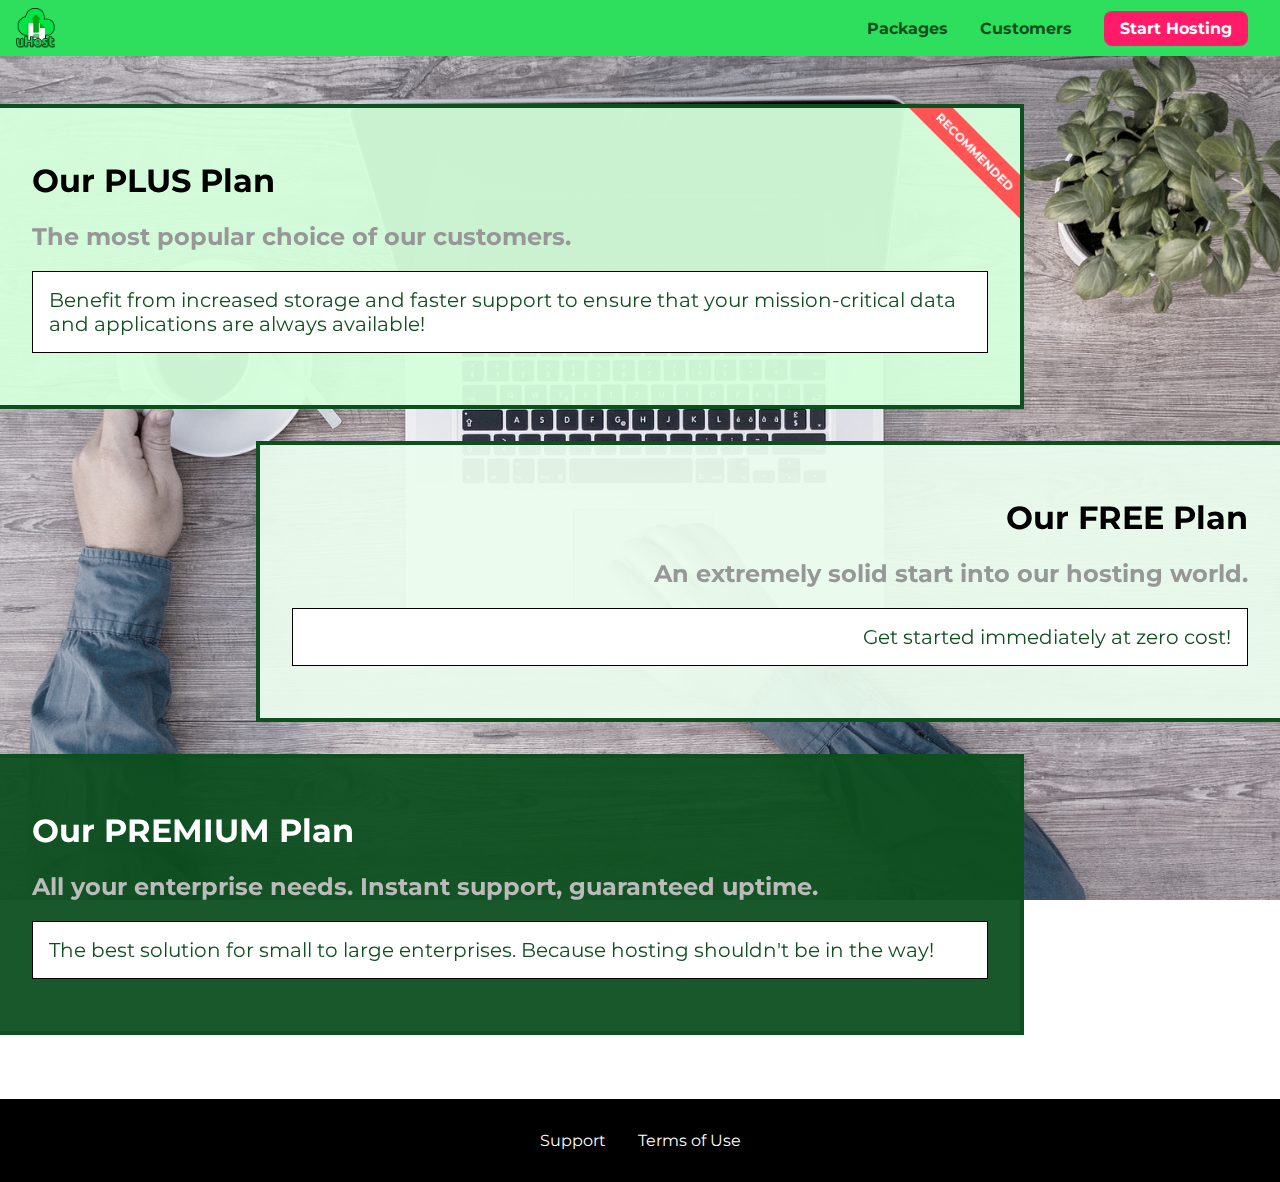
<file: project/packages/index.html>
<!DOCTYPE html>
<html lang="en">

<head>
    <meta charset="UTF-8">
    <meta http-equiv="X-UA-Compatible" content="ie=edge">
    <meta name="viewport" content="width=device-width, initial-scale=1.0">
    <title>uHost</title>
    <link rel="shortcut icon" href="../assets/favicon.png">
    <link rel="stylesheet" href="../shared.css">
    <link rel="stylesheet" href="packages.css">
</head>

<body>
    <div class="backdrop"></div>
    <div class="background"></div> <!-- Placed before the header so the header goes on top of it -->
    <header class="main-header">
        <div>
            <button class="toggle-button">
                <span class="toggle-button__bar"></span>
                <span class="toggle-button__bar"></span>
                <span class="toggle-button__bar"></span>
            </button>
            <a href="../index.html" class="main-header__brand">
                <img src="../assets/uhost-icon.png" alt="uHost - Your favorite hosting company">
            </a>
        </div>
        <nav class="main-nav">
            <ul class="main-nav__items">
                <li class="main-nav__item">
                    <a href="index.html">Packages</a>
                </li>
                <li class="main-nav__item">
                    <a href="../customers/index.html">Customers</a>
                </li>
                <li class="main-nav__item main-nav__item--cta">
                    <a href="../start-hosting/index.html">Start Hosting</a>
                </li>
            </ul>
        </nav>
    </header>
    <nav class="mobile-nav">
        <ul class="mobile-nav__items">
            <li class="mobile-nav__item">
                <a href="index.html">Packages</a>
            </li>
            <li class="mobile-nav__item">
                <a href="../customers/index.html">Customers</a>
            </li>
            <li class="mobile-nav__item mobile-nav__item--cta">
                <a href="../start-hosting/index.html">Start Hosting</a>
            </li>
        </ul>
    </nav>
    <main>
        <section class="package plus">
            <a class="plan" href="#">
                <h1 class="package__title">Our PLUS Plan</h1>
                <h2 class="package__badge">RECOMMENDED</h2>
                <h2 class="package__subtitle">The most popular choice of our customers.</h2>
                <p class="package__description">Benefit from increased storage and faster support to ensure that your mission-critical data and applications
                    are always available!</p>
            </a>
        </section>
        <section class="package free">
            <a class="plan" href="#">
                <h1 class="package__title">Our FREE Plan</h1>
                <h2 class="package__subtitle">An extremely solid start into our hosting world.</h2>
                <p class="package__description">Get started immediately at zero cost!</p>
            </a>
        </section>
        <div class="clearfix"></div> <!-- Hack used to allow for float to function correctly on 'free' section -->
        <section class="package premium">
            <a class="plan" href="#">
                <h1 class="package__title">Our PREMIUM Plan</h1>
                <h2 class="package__subtitle">All your enterprise needs. Instant support, guaranteed uptime. </h2>
                <p class="package__description">The best solution for small to large enterprises. Because hosting shouldn't be in the way!</p>
            </a>
        </section>
    </main>
    <footer class="main-footer">
        <nav>
            <ul class="main-footer__links">
                <li class="main-footer__link">
                    <a href="#">Support</a>
                </li>
                <li class="main-footer__link">
                    <a href="#">Terms of Use</a>
                </li>
            </ul>
        </nav>
    </footer>
    <script src="../shared.js"></script>
</body>

</html>
</file>
<file: 3d-transformations/main.css>
.container {
    margin: 150px auto;
    position: relative;
    border: 1px solid black;
    width: 200px;
    height: 200px;
    perspective: 1000px;
    perspective-origin: 500px;
    transform: rotateY(180deg);
    transform-style: preserve-3d;
}

.box1 {
    background: red;
    position: absolute;
    width: 100%;
    height: 100%;
    /* 3D transformation 
    transform: rotateX(180deg) rotateY(20deg) rotateZ(180deg); */
    transform: rotateY(80deg);
    color: white;
    text-align: center;
    backface-visibility: visible; /* Can use hidden if you don't want to show the back*/
}

.box2 {
    background: blue;
    width: 100%;
    height: 100%;
    color: white;
    text-align: center;
    position: absolute;
    transform: translateZ(-100rem);
}
</file>
<file: assignment1/main.css>
body {
    font-family: sans-serif;
}

h1 {
    color: blue;
    font-family: sans-serif;
}

code {
    color: red;
    font-family: monospace;
}

.second {
    color: green
}

li {
    font-family: inherit;
}

li + li {
    background: black;
    color: white;
}

ol > li {
    background: black;
    color: white;
}
</file>
<file: assignment2/main.css>
.box {
    padding: 5px 10px 15px 20px;
    border: cyan 5px solid;
    margin: 10px 20px 30px 40px;
    display: inline-block;
}

#first {
    height: 300px;
    width: 50%;
    display: none;
}

.box:last-of-type:hover {
    border: darkblue 5px solid;
}
</file>
<file: assignment3/main.css>
html {
    height: 100%;
}

body {
    display: grid;
    margin: 20px;
    height: 100%;
    grid-template-columns: [col1] 1fr [col2] 3fr [col-end];
    grid-template-rows: [row1] 4.5rem [row2] auto [row3] 4.5rem [row-end];
    grid-template-areas: "header header"
                         "sidebar main"
                         "footer footer";
    gap: 10px;
}

header {
    background: blue;
    color: white;
    grid-area: header;
}

main {
    background: red;
    color: white;
    grid-area: main;
}

aside {
    background: green;
    color: white;
    grid-area: sidebar;
}

footer {
    background: purple;
    color: white;
    grid-area: footer;
}
</file>
<file: combined-selectors/main.css>
body {
    font-family: sans-serif;
}

nav {
    margin-bottom: 16px;
    background: #fa923f;
    padding: 8px 0;
}

a {
    text-decoration: none;
    color: white;
    margin: 10px;
}

a.active {
    color: purple
}

a:not(.active) {
    color: blue
}

.main-section {
    height: 800px;
    border: 1px solid #ccc;
    padding: 16px;
}

.highlighted {
    border: 2px solid #fa923f;
}
</file>
<file: css-grid-part2/main.css>
.container {
    margin: 20px;
    display: grid;
    grid-template-columns: repeat(3, 8rem);
    justify-content: center;
    grid-gap: 1.5rem;
    grid-auto-rows: minmax(8rem, auto);
    grid-auto-flow: row dense;
}

.quote {
  border: 1px solid #fa923f;
  background: #ffbd87;
  font-family: sans-serif;
  padding: 1rem;
  border-radius: 5px;
}

/* Get 2nd quote */
.quote:nth-of-type(2) {
  grid-column: span 2;
}

.quote--featured {
  border: #ff4213;
  background: #ff9f87;
  grid-column: span 2;
}
</file>
<file: css-grid/main.css>
.container {
    margin: 20px;
    height: 800px;
    display: grid;
    grid-template-columns: [hd-start] repeat(4, [col-start] 20% [col-end]) [hd-end]; /* Can give names using repeat */
    grid-template-rows: [hd-start row1] 5rem [hd-end row2] minmax(10px, 20rem) [row3] 100px [row-end];
    /* Shorthand for gaps */
    gap: 10px 20px;
    /* Define areas of our grid using strings that match the number of columns and rows */
    grid-template-areas: "header header header header" 
                         ". side main main"
                         "footer footer footer footer";
    /* Move the grid to the center horizontally and at the bottom vertically relative to the container size
    justify-content: center;
    align-content: end; */
}

@media (max-width: 40rem) {
    .container {
        grid-template-rows: [hd-start row1] 5rem [hd-end row2] minmax(10px, 20rem) [row3] 150px [row4] 100px [row-end];
        /* Define areas of our grid using strings that match the number of columns and rows */
        grid-template-areas: "header header header header" 
                             "main main main main"
                             "side side side side"
                             "footer footer footer footer";
    }
}

.el1 {
    background: rgba(255, 154, 72, 0.5);
    /* grid-column: col-start 2 / col-end 2; /* How to reference names that are used in repeat */
    grid-area: side;
}

.el2 {
    background: rgba(255, 0, 0, 0.5);
    /* grid-column-start: 1;
    grid-column-end: -1; /* Count columns starting from the right */

    /* Shorthand for grid-column stuff. Be sure to add the slash
    grid-column: 1 / -1;
    grid-row-start: row2; */
    grid-area: main;
}

.el3 {
    background: rgba(0, 128, 0, 0.5);
    /* grid-column-start: 2;
    grid-column-end: span 3; /* span 3 cells, instead of using line numbers
    grid-row-start: row1;
    grid-row-end: row3; */

    /* Even shorter shorthand that uses starting row, starting col, ending row, ending col
    grid-area: row1 / 2 / row3 / span 3; */

    /* Using template area names
    grid-area: header; */

    /* Using auto-generated area 'hd' due to named columns and rows using name-start/end notation */
    grid-area: hd;
}

.el4 {
    background: rgba(0, 4, 255, 0.5);
    grid-area: footer;
}
</file>
<file: css-in-action/code.css>
body {
  font-family: "Montserrat", sans-serif;
}

.destination {
  box-sizing: border-box;
  width: 320px;
  height: 420px;
  margin: 20px auto;
  border: 1px solid #aaa;
  box-shadow: 1px 1px 5px rgba(0, 0, 0, 0.5);
  cursor: pointer;
  transition: background-color 400ms ease-out;
}

.destination:hover,
.destination:active {
  background-color: #fa923f;
  color: white;
}

.thumbnail {
  width: 100%;
  height: 300px;
  overflow: hidden;
}

.thumbnail img {
  width: 100%;
}

.content {
  text-align: center;
}

.content h1 {
  margin: 10px 0;
}
</file>
<file: flexbox/main.css>
* {
    box-sizing: border-box;
    font-size: 1.5rem;
}

html {
    background: #b3b3b3;
    padding: 5px;
}

body {
    background: #b3b3b3;
    padding: 5px;
    margin: 0;
  }
  
.flex-container {
    background: white;
    padding: 10px;
    border: 5px solid black;
    height: 1300px;
    display: flex;
    flex-direction: row;
    flex-wrap: nowrap;
    align-items: center;
    justify-content: flex-start;
    /* shorthand for direction and wrap */
    /* flex-flow: row wrap; */
  }

.item-1 {
    background: #ff7300;
    color: white;
    padding: 10px;
    border: 5px solid black;
    margin: 10px;
}

.item-2 {
    background: #ff9640;
    color: white;
    padding: 10px;
    border: 5px solid black;
    margin: 10px;
    width: 250px;
    font-size: 1.8rem;
}

.item-3 {
    background: #ff9640;
    color: white;
    padding: 10px;
    border: 5px solid black;
    margin: 10px;
    height: 250px;
}

.item-4 {
    background: #f5c096;
    color: white;
    padding: 10px;
    border: 5px solid black;
    margin: 10px;
    width: 300px;
    height: 300px;
}

.item-5 {
    background: #d3c0b1;
    color: white;
    padding: 10px;
    border: 5px solid black;
    margin: 10px;
    width: 350px;
    /* shorthand for flex properties; grow shrink basis */
    flex: 0 1 auto
}

.item-6 {
    background: #d3c0b1;
    color: white;
    padding: 10px;
    border: 5px solid black;
    margin: 10px;
    width: 350px;
}
</file>
<file: positioning-info/main.css>
html {
    background: #b3b3b3;
    padding: 15px;
    border: 5px solid white;
    margin: 15px;
    height: 2000px;
}

body {
    background: #fa923f;
    padding: 20px;
    border: 5px solid black;
    margin: 0;
  }
  
.parent {
    background: white;
    padding: 20px;
    border: 5px solid black;
    margin: 0;
    position: relative;
    top: 200px;
  }
  
.parent div {
    background: rgb(105, 105, 109);
    color: white;
    padding: 10px;
    border: 5px solid black;
    margin: 10px;
}
</file>
<file: project/shared.css>
/* Import fonts from google fonts globally */
@import url('https://fonts.googleapis.com/css2?family=Roboto:wght@400;900&display=swap');
@import url('https://fonts.googleapis.com/css?family=Montserrat:400,700');
@import url('https://fonts.googleapis.com/css2?family=Anton');

/* Select the whole document */
:root {
    --dark-green: #0e4f1f;
    --highlight-color: #ff1b68;
}

/* Set every element to use border-box so we can set width and height including padding & border (not margin) */
* {
    box-sizing: border-box;
}

/* Use body selector to set global attributes */
body {
    font-family: "Montserrat", sans-serif; /* Look for Montserrat, if it cant find it use sans-serif default font from browser */
    margin: 0;
    padding-top: 3.5rem;
}

/* Support query that checks if we can use grid, if we can, then add the grid specific stuff to the body */
@supports (display: grid)
{
    body {
        display: grid;
        grid-template-rows: 3.5rem auto fit-content(8rem); /* although the header doesn't go in the grid, we still make the 
                                                            space for it so the other elements go skip past it. We use
                                                            fit-content for the footer because it grows in size when we are
                                                            on mobile devices. So 8rem isn't enough on mobile but is on desktop.*/
        grid-template-areas: "."
                            "main"
                            "footer";
        padding-top: 0;
    }
}


main {
   /* min-height: calc(100vh - 3.5rem - 8rem); /* full screen - size of nav bar - space for footer. This allows us
                                                to have a tight fitting footer. 3.5 includes size and padding of nav bar
                                                and the 8rem is the size of footer (padding, content, and margin)*/
    /* margin-top: 3.5rem; /* So we can skip past the nav bar */
    grid-area: main;
}

.backdrop {
    display: none;
    position: fixed;
    transition: opacity 0.2s linear;
    opacity: 0;
    top: 0;
    left: 0;
    z-index: 2;
    width: 100vw; /* Take 100% of viewport width */
    height: 100vh;
    background: rgba(0,0,0,0.5);
}

.main-header {
    background: #2ddf5c;
    padding: .5rem 1rem;
    width: 100%;
    position: fixed;
    top: 0;
    left: 0;
    z-index: 1;
    /* Use old, vendor prefixed versions of flexbox to support legacy browsers */
    display: -webkit-box;
    display: -ms-flexbox;
    display: -webkit-flex;
    /* Align my items vertically and space them out from end to end using flexbox. This display property will
    override the other 3 above if it is recognized by the browser */
    display: flex;
    align-items: center;
    justify-content: space-between;
}

.toggle-button {
    width: 3rem;
    background: transparent;
    border: none;
    cursor: pointer;
    padding-top: 0;
    padding-bottom: 0;
    vertical-align: middle;
  }
  
  .toggle-button:focus {
    outline: none;
  }
  
  .toggle-button__bar {
    width: 100%;
    height: 0.2rem;
    background: black;
    display: block;
    margin: 0.6rem 0;
  }  

.main-header__brand {
    color: var(--dark-green, #0e4f1f); /* Use the variable and have a fallback in case it isnt defined */
    text-decoration: none; /* removes underlining from hyperlink */
    font-weight: bold;
}

.main-header__brand img {
    height: 2.5rem;
    vertical-align: middle; /* Used to align the brand image with the hamburger button */
}

.main-nav {
    display: none;
}

.main-nav__items {
    /* removing the padding and margin so we can make it thinner */
    padding: 0;
    margin: 0;
    list-style: none; /* removes bullet points */
    display: flex;
}

.main-nav__item {
    margin: 0 1rem;
}

.main-nav__item a,
.mobile-nav__item a {
    color: var(--dark-green, #0e4f1f);
    text-decoration: none;
    font-weight: bold;
}

/* Add a string after the <a> tag
.main-nav__item a::after {
    content: " (Link)";
    color: red;
}
*/

/* Pseudo-classes */
.main-nav__item a:hover,
.main-nav__item a:active {
    color: white;
    border-bottom: 5px solid white;
}

.main-nav__item--cta {
    /* Apply wiggle animation for 200ms, with a 3s delay, 8 times, and use ease-out as the time-function*/
    animation: wiggle 400ms 3s 8 ease-out;
}

/* since this is after main-nav__item a it will override that rule */
.main-nav__item--cta a,
.mobile-nav__item--cta a {
    color: white;
    background: var(--highlight-color, #ff1b68);
    padding: .5rem 1rem;
    border-radius: 8px; /* give a rounded border */
}

.main-nav__item--cta a:hover,
.main-nav__item--cta a:active,
.mobile-nav__item--cta a:hover,
.mobile-nav__item--cta a:active{
    color: var(--highlight-color, #ff1b68);
    background: white;
    border: none;
}

.mobile-nav {
    position: fixed;
    transform: translateX(-100%); /* Push the nav bar off the screen.
                                     Open class will override this to just translateY(0) which means (0,0)*/
    transition: transform .3s ease-out;
    z-index: 2;
    top: 0;
    left: 0;
    background: white;
    width: 80%;
    height: 100vh;
  }
  
  .mobile-nav__items {
    height: 100%;
    list-style: none;
    margin: 0 auto;
    padding: 0;
    /* Display the mobile nav items on top of each other using the column positioning
    and then lay them out in the center of the container */
    display: flex;
    justify-content: center;
    align-items: center;
    flex-direction: column;
  }
  
  .mobile-nav__item {
    margin: 1rem 0;
  }
  
  .mobile-nav__item a {
    font-size: 1.5rem;
  }

.button {
    background: var(--dark-green, #0e4f1f);
    color: white;
    font: inherit;
    border: 1.5px solid var(--dark-green, #0e4f1f);
    padding: .5rem;
    border-radius: 8px;
    font-weight: bold;
    cursor: pointer;
}

.button:hover,
.button:active {
    background: white;
    color: var(--dark-green, #0e4f1f);
}

/* Activated if you tab over it or after you click on it. We want to disable the outline. */
.button:focus {
    outline: none;
}

/* Used for button classes with the disabled attribute */
.button[disabled] {
    cursor: not-allowed; /* Makes the cursor a 'no' sign */
    border-color: #a1a1a1;
    background: #ccc;
    color: #a1a1a1;
}

.main-footer {
    background: black;
    padding: 2rem;
    margin-top: 3rem;
    grid-area: footer;
}

.main-footer__links {
    list-style: none;
    margin: 0;
    padding: 0;
    display: flex;
    flex-direction: column;
    align-items: center;
}

.main-footer__link {
    margin: .5rem 0;
}

.main-footer__link a {
    color: white;
    text-decoration: none;
}

.main-footer__link a:hover,
.main-footer__link a:active {
    color: #ccc
}

.open {
    display: block !important; /* Need to use important so we can override other styles from the shared file */
    opacity: 1 !important;
    transform: translateY(0) !important;
}

@media (min-width: 40rem) {
    .toggle-button {
        display: none;
    }

    .main-nav {
        display: flex;
    }

    .main-footer__links {
        flex-direction: row;
        justify-content: center;
    }
    
    .main-footer__link {
        margin: 0 1rem;
    }
}

/* Doesn't have to use transform. Can use things like color or font size. This transform is relative to its starting
position, not the most recent keyframe. */
@keyframes wiggle {
    0% {
        transform: rotateZ(0deg);
    }
    50% {
        transform: rotateZ(-10deg); /* Use 50% rather than alternate as it doesn't look as choppy */
    }
    100%  {
        transform: rotateZ(10deg);
    }
}
</file>
<file: project/main.css>
/*
NOTES
//////////////////////////////////////
Random:
Block level elements, like h1, always take the full width by default and therefore will stack on top
of each other rather than be side by side

To change height of elements relative to page (using %), you need to pass page height
down from HTML to body to all the down to your element. This is needed when your element is static/relative
and the element you want to take a percentage of is also static/relative.

Using 'box-sizing: border-box' will include the dimensions of the padding and border in
the height and width calculation, rather than just the content. This means the width and height will stay fixed
when changing the padding or border, but the difference is made up by increasing/decreasing the content.

Inline level elements, like a, don't take the full width

Using 'display: none' keeps the element in the DOM but not viewable, so then it can be
shown later using JS or something

Using 'visibility: hidden' just makes the element invisible, it doesn't remove it from the document or DOM

When aligning things, be sure to add the alignment property to all the elements you want to align with each other

Can combine a selector with a class or ID to add style to specific element if it contains a class/ID, referenced by
using selector.class or selector#id

Classes are better to reference in CSS than IDs, even if you only have 1 element that uses that class

If you cant seem to get the right spacing, it may be needed to remove the margin and padding of the parent element

Viewport = Browser window

Image tags will default to their original width and height regardless of what you set the surrounding container dimensions 
to be. The size can be changed using pixel values, or percentages if the container is inline-block or block.

Since background images don't show up in the DOM as elements, they are bad for accessibility and should only be used for
backgrounds not for something like buttons.

Filters allow to change appearance of an element using some function, like blur or grayscale.

When using JS, you can get your element by using querySelector and passing in a css selector.

In JS, you can access the 'style' property of an element that will add/remove inline styles.

Outlines come after the border and does not count towards the box size or shadow.

Even if you set your input/select/label elements as block, you still need to set the width to 100% to use the full page width.

Input elements tend to have many browser defaults.

Vertical-align positions inline elements vertically within block elements whereas text-align positions inline elements
horizontally in block elements.

Can use the function minmax(min, max) to set a dynamic value within bounds. Good for CSS Grid.

The 'fit-content()' function takes a default size that will be used as a minimum value or use as much space as is required
by the elements content.

Vendor prefixes allow you to support older browsers and rely on a specific implementation for a certain browser, so if the
standard changes the browser will still support its vendor prefix. Can use shouldIPrefix to see if you need to use a prefix or
use autoprefixer.

Can have a support query (uses @support (property)) to check if the browser supports this feature.

Polyfill is a JS package which enables CSS features in browsers that don't usually support it. However, it has to be loaded
and parsed, so it can hit performance.

Don't use camelCase for class names, but rather use kebab-case. Name your classes by feature rather than style.

Use a Block__Element--modifier convention of naming classes.

Things like Bootstrap or Foundation give you pre-styled components to use. Using vanilla CSS gives you full control and
limits the amount of code but of course it takes forever and is manual. Component frameworks give you speed but little control
over the style and comes with overhead. Plus, using component frameworks make pages look similar. Utility frameworks (like
tailwind) give fast but not that fast development and some control.

------------------------------------------------------

Selectors:
Can have element selectors, referenced by <tag>, e.g. h1

Can have class selectors, referenced by .class-name

Can have universal selectors, referenced by *

Can have an ID selector to style a specific element, referenced by #ID

Can have attribute selectors, referenced by [attribute], e.g. [disabled]

Advanced attribute selectors {
    Element with specific value {
        [type="email] would match to something like <input type="email">
    },
    Element with specific attribute in list {
        [lang~="en-us"] would match to something like <p lang="en-us en-gb">
    },
    Element with specific prefix {
        [href^="#"] would match to something like <a href="#all">
    },
    Element with specific suffix {
        [href$=".io"] would match to something like <a href="device.io">
    },
    Element with at least one attribute value {
        [src*="homepage"] would match to something like <img src="my.homepage.com">.
        Can turn off case sensitivity by using 'i' after the selector, such as [src+="homepage" i]
    }
}

------------------------------------------------------

Specificity (Aka rule priority):
Inline > ID > Classes & Attributes > Tag > Universal > Browser Defaults > Inheritance;

Using '!important' overrides specificity, bad practice most of the time;

------------------------------------------------------

Combinator:
Good to use to be more specific but could have bad performance

Adjacent {
    written as element1 + element2, can have multiple ones too such as div + p + a; 
    element2 is styled if it directly follows element1 and has the same parent;
},

General Sibling {
    written as element1 ~ element2;
    element2 is styled if there is any element1 with the same parent;
},

Child {
    written as element1 > element2, can also use multiple;
    element2 must be a direct child of element1;
},

Descendant {
    written as element1 element2;
    Doesn't have to be a direct child, just element1 has to exist somewhere as an upper-level element to element2;
    Most used
}

------------------------------------------------------

Box Model:
CSS sees elements as a box in 4 sections; the Margin -> Border -> Padding -> Content and these 
properties can be edited in the CSS to change the box

Margin collapsing is when two elements share a margin (e.g. two elements are stacked on top of each other, so the top
of one and the bottom of the other) where the LARGER MARGIN WINS. Margin collapsing occurs on adjacent objects 
(like described previously), parent object with the first/last child that has a margin and the parent doesn't have a 
border/padding/other content, or an empty element with margins.

Margin-top/bottom and padding-top/bottom, as well as width and height, have no effect for Inline elements (by no effect
I mean it wont move itself or the other elements around).

Inline-block allows for elements to be resized like block elements but also be next to each other like inline. 
Allows elements to be next to each other (Inline) but acts as a block object like with padding or margin 
(adding space to top/bottom ).

------------------------------------------------------

Pseudo-classes & pseudo-elements:
Classes are defined using selector:class whereas elements are defined using selector::element

Classes define a special state of an element whereas elements define a specific part of that element

the 'not(selector)' will include and style all elements except for the argument, e.g. a:not(.active) means
style all the <a> tags that don't have the class 'active'. Typically using 'not'  is not as readable and can be slow

------------------------------------------------------

Positioning:
A static position is given at default for the webpage

Position can take either absolute, relative, fixed, or sticky (and static)

Position properties take affect in the document flow (such as top, left, right, and bottom)

Positioning has a context, which is how you move your current element relative to something else (e.g. some other div 
or even the body tag)

Values are only applied if they differ from default

Fixed elements have the context of the viewport

Position can be applied to block or inline elements

Top, Left, Bottom, and Right can be used to clear the parent margin for the child element using fixed position

To use z-index, you have to use the position property too since it doesn't work on static positions unless
flexbox is being used.

Absolute positioning context is based on either the closest ancestor with a non-static position property or the HTML element

Fixed and Absolute take the elements out of the document flow, but not relative.

Relative positioning context is the element itself, so moving it top: 50px will just move it down 50px from its current spot

The 'overflow: hidden' property can let you hide elements that are outside of the parent (place the property on the parent).
Good for if you're using relative positioning and it goes too far or something

If the 'overflow: hidden' property is attached to the body element, then it will be moved to the HTML element 
(default CSS behavior), so to "override" this, add it to both the HTML and the body rules (Works if HTML rule uses either
'overflow: hidden' or 'overflow: auto')

Sticky positioning is like a mix of fixed and relative. Without top/left/right/bottom, the element acts as if it has a
relative position. However, the top/left/right/bottom properties let you specify a distance from the viewport where 
the element starts to act as a fixed element but stays within the boundary of the parent element's content. The distance
is taken from the viewport to the furthest out defined layer of the box model, basically the margin is not included.
Example: Using sticky positioning with top: 0 will make it act as fixed as soon as the top of the viewport hits the 
element, then the element will stay at the top of the viewport until it hits the bottom of the parent element's content.

Stacking context is when using z-index with absolute/relative or when just using fixed and having the elements be on top of 
other elements. This context is the nearest parent. So if I have fixed elements inside another fixed element and then 
another fixed element at the same level, the nested elements cannot be stacked on top of the outside element unless their 
parent element is also stacked on top.

------------------------------------------------------

Background:
The property 'background-size: cover' will ensure you have no whitespace in your container your background image is in.

The property 'background-repeat: no-repeat' disables the tileing background images do.

The property 'background-size: contain' makes sure the full image is always visible.

The property 'background-position:' has an x and y value. They can be px or %. X moves it from the left, y moves it from the
top. The % references to whatever is cropped. For instance, if the y value was 100%, then the entire bottom of the image
would be visible whereas the top is part that is cropped. Likewise, if it was 50% then an equal portion of the bottom is
cropped along with an equal portion of the top. Can also use pre-defined values, like center or left top or be combined
with %.

Background-position, size, repeat, attachment, and origin only apply to background-image.

Background-origin is helpful when using borders with images. They have similar values to box-sizing, so border-box will
have the image start from the border whereas content-box will have the image start from the content (thus more whitespace);

Background-clip says where to clip the image at and will override background-origin. So setting it to padding-box will clip
(cut) the image off at the padding and therefore giving you whitespace than if you were to use border-box.

Can set gradients using 'background-image: linear-gradient()' and passing in a position (like a degree or pre-defined value)
and then color(s) e.g. background-image: linear-gradient(45deg, red, blue, transparent). Can also use radial-gradient, which
defaults to an ellipse but can be changed to a circle and change the size of it as well as colors and when they stop (just
like the linear gradient).

Can have multiple background images but at most one color (not including gradients).

------------------------------------------------------

Units:
Include pixels, percentages, rem, em, viewport height (vh), and viewport width (vw).

Properties that need units: font-size, padding, border, margin, width, height, top, bottom, left and right.

Pixels are absolute lengths and mostly ignore user settings. Viewport height and width adjust to current viewport. And
rem and em adjust to the font size.

Percentages are special cases that depend on the position property. If the element has the 'fixed' position, then the
container is the viewport and thus setting a percentage is relative to the viewport. If the element has the 'absolute'
position, then the container is a non-static  ancestor's content PLUS their padding and if there are no non-static elements
then it uses the viewport as its container. If the element has the 'static' or 'relative' position, then the container 
is the closest block level ancestor's content.

Using 'em' means take my font size and multiply it by a value, e.g. 1.2em will multiply the current font size by 1.2. 
The default font size is given by the browser (e.g. 16px). However, using em will inherit your parent's size. For instance,
if an h2 tag is inside of a div and the div already has a property of 'font-size: 1.2em' and the h2 has a property of
'font-size: 1.1em' with a default size of 16px, then the h2 text will actually be 1.32 * 16 rather than just 1.1 * 16.

rem removes the inherit behavior that em uses (r in rem stands for root), so it only takes the browser font size instead of
inheriting it from the parent when doing the size calculation.

Use rem (or em) when you want things to change with the font size. This works for font-size of course but also for margin &
padding, so when the font size increases the page size can increase and not become squished.

Vh and vw are units that allow you to say a percentage of viewport you want to take up, e.g. 'width: 80vw', means take
80% of the viewport for my width. vh and vw do not require the fixed position either.

Recommended units: for font-size, its good to use rem or if you're setting it at the root level, use a %. For padding &
margin, use rem. For border, use px. Width and height are good to use % or vw/vh. Top/bottom/left/right are great for % too.

You can center items horizontally using 'margin: auto', however they need to be block level elements with an explicitly
defined width.

Using 100% height for static/relative items wont work unless you add it to the parent elements (HTML, body, and propagate
all the way down to the your element) or by using vh/vw or fixed/absolute positioning.

------------------------------------------------------

Responsiveness:
Can set a meta tag in the head of the html file with the name viewport and the content of 'width=device-width' along with
some other options to make it so the page scales to the screen size. Required to adjust size to device viewport.

Media Queries allow for design change depending on size whereas the viewport meta tag doesn't allow that. These design
changes are controlled by us.

Nowadays, you should start designing your website to work on mobile devices first before desktops. So the css here is
designed for mobile devices then everything in the media query is designed for desktop and large devices.

Can have as many media queries as you want.

A good way to find breaking points (width limits for media queries) is by comparing mobile devices using mydevice.io and
just look at what the CSS width is and then find the most common so you can make sure to support that.

Media queries should go at the bottom of the CSS file.

In media queries, you can use things such as min-width, min-height, orientation, etc. You can combine these conditions by
using 'and' and to with commas (acts as an OR value). 

------------------------------------------------------

Text and Fonts:
Generic families include serif, sans-serif, cursive, monospace and fantasy.

Can display the browser default font, a generic family that you define in CSS, or a font family that lives on the user's
computer, a web server (like google fonts), or a different server (like your backend).

Using a web font (like google fonts) is better than assuming the user has the font locally.

A font family is something like Times New Roman or Arial. Font families have font faces that have weights and styles.

Need to import the font face in order to use it. Cant just import that font itself and try to set the weight to a different
value (same goes with the style). You'll have to import that as well, like this: 
https://fonts.googleapis.com/css2?family=Roboto:100i,400,900. This imports the Roboto family with 100 weight and italics,
400 weight, and 900 weight.

Some font file formats are .ttf (most popular), .woff, and .woff2.

The font-variant property can let you use all caps on your font but not change the size.

The letter-spacing property takes a length that will add spacing between your letters, e.g. 5px.

The white-space property lets you introduce line breaks or stop word wrapping.

The line-height property lets you set the height of the context box. And by default the height is set by the font family.
When specifying the line height, it refers to the font size.

The text-decoration property is used to add things like underlines to text. Its also helpful to remove underlines from
<a> tags and not make them look like links.
    
The text-shadow property can give your text a shadow, similar to box-shadow, e.g. 'text-shadow: 2px 2px 7px gray;'.

Font-display only works with custom imported fonts using @font-face but current browser support is bad.

Block period for font-display is when you visit a website and the font hasn't loaded yet but there is an invisible font
to hold the structure.

Values that font-display can take are swap, block, fallback, or optional (or auto by default). If you use swap, then
there is no block-period and the fallback font will be used then once the font is loaded, the swap period 
begins (and never ends) and then the actual font is displayed. If you use block, then it has a short block period but
then acts exactly how swap does. If using fallback, it has a very short block period, switches to fallback and then
a short swap period to change fonts or else it just stays with the fallback font. If using optional, it also has a
very short block period but has no swap period because the browser chooses to use the font or the fallback.

------------------------------------------------------

Flexbox:
Can replace inline-block declarations by using flex instead.

By using 'display: flex', the element will become a flex container and thus will hold other elements called flex items.

The flex container has properties such as flex-flow, justify-content, align-content. and align-items. The children elements
have properties such as order, flex, and align-self.

By adding 'display: flex' to the parent element, the child elements are automatically flex items.

The 'flex-wrap' property gives you control over how the elements will be wrapped if the page becomes too small to fit them.
It will wrap items along the cross axis. Default is nowrap.

The 'flex-direction' property gives you control over the main and cross axis. If you use 'row', then the main axis starts
from the upper left corner and moves to the upper right whereas the cross axis moves from the upper left to the lower left.
If you use 'row-reverse', then the main axis starts from the upper right corner and moves to the upper left whereas the cross
axis moves from the upper right to lower right. If you use 'column', then the main axis starts from the upper left corner and
moves to the lower left whereas the cross axis moves from the upper left to the upper right. If you use 'column-reverse',
then the main axis starts in the lower left corer and moves to the upper left whereas the cross axis moves from the lower
left to the lower right. Default is row.

The 'align-items' property allows you to align your flex items along the CROSS axis. This has values such as center,
flex-start, flex-end, stretch, baseline, etc. Baseline aligns items based on their content box. Default is stretch.

The 'justify-content' property allows you to align your flex items along the MAIN axis. So it truly center items in the
container use 'align-items: center' in conjunction with 'justify-content: center'.

The 'align-content' property is similar to align-items where it uses the CROSS axis but focuses on all lines of the flex
container rather than just a single line. So this property has no effect on single line containers.

Margin collapsing does not happen in for flexbox items.

Flex items have a property called 'order' that allows you to rearrange the item relative to the other flex items and the
main axis. This property defaults to 0 and thus changing it so something like -1 (but keeping all other items at 0) will
move the item to the front of main axis whereas 1 will move it to the back of the main axis. Think of it as a number line.

The 'align-self' property is a flex item property that overrides the align-items property of the container for that specific
item. This means its relative to the cross axis.

Another flex item property is 'flex-grow'. This sets the growth multiplier when the screen gets larger so the item(s) can
fill up the empty space. An item with a larger flex-grow value will expand faster (take more space) than one with a smaller
flex-grow value. Flex-grow items will grow to the entire page width if the space is available. The default for flex-grow is 0.

Another flex item property is 'flex-shrink'. This is similar to grow but deals for when the screen gets smaller. The default
is 1, so if you set it to 0 then the item will not be allowed to shrink at all, and will never go under the defined width.
If you set it to a value higher than 1, then it will shrink faster than items with a value of 1.

Another flex item property is 'flex-basis'. This sets the size of the item based on the main axis, so it can set the width
or the height, depending on the flex-direction. Flex-basis can also take percentages rather than just numbers.

------------------------------------------------------

CSS Grid:
The element with 'display: grid' becomes a CSS grid and the child elements now become part of that grid.

Going to the layout view in the dev tools can help with visualizing your grid.

To specify the number of columns in your grid, use grid-template-columns. However, instead of saying how many columns here
you need to specify the size, like this: 'grid-template-columns: 200px 2fr 20% 1fr;'. This will produce 4 columns, 1 of 200px,
1 of 2fr, 1 of 20% of the space, and 1 of 1fr. The fr means fraction and is split among column 2 and 4 for the remaining
space after the concrete values are given their space. So 4 evenly spaced columns could be something like 
'grid-template-columns: 1fr 1fr 1fr 1fr;'. You could also use the repeat function, like 'repeat(4, 1fr)'.

You can define rows by using 'grid-template-rows'. Works the same as columns above. An example to make two rows with a height
of 5rem for row 1 and 2.5rem for row 2 is 'grid-template-rows: 5rem 2.5rem;'. Using fractions and percentages here can 
give you values but its not very intuitive.

You can change the position within the grid of the child elements using grid-column/row-start/end. These properties take grid
lines (shown in the dev tools) of where to start and end. This allows elements to take more than 1 cell.

You can use auto for setting grid column/row size to fill up the remaining space.

Elements can overlap and occupy the same cell if you explicitly set this behavior. The one on top is the one that shows up
later in the DOM.

Can name rows & columns using [name] before the row definition. You can also add multiple names to a single row/column by
separating them using whitespace within the square brackets.

Can set gaps (aka gutters) between columns and rows using column-gap or row-gap and then a distance value instead of using
margins within your grid. You could also just use 'gap' and specify the row then the column gaps.

You can define named areas of the CSS grid using 'grid-template-areas' property. This takes string values that have the same
amount of values per string as there are columns and the same amount of strings as there are rows. This allows you to place
elements using those names rather than line numbers. An example would be if you have a 3x4 grid (3 rows, 4 columns) then
you could specify areas like this: 'grid-template-areas: "header header header header" "side side main main" 
"footer footer footer footer";' and then use them by simply using 'grid-area: header' and the element would fill the entire
header space. If you want to leave certain cells unnamed, use '.' instead of a value.

Grid-area does not respect DOM position.

Elements that are not part of the document flow (absolute or fixed), are not part of the css grid.

The 'justify-items' property positions items in their grid cells (or tracks if they span multiple cells) horizontally/row-based.

The 'align-items' property positions items in their grid cells (or tracks) vertically/column-based.

The 'justify-content' property positions the entire grid along the x-axis relative to its space it has. So if the grid has a
width that is not being used by all columns, you can move the grid to be centered or something so its position changes
relative to the empty space left over in the width.

The 'align-content' property is just like justify-content except on the y-axis. These properties move the grid within its
container.

The 'justify-self' and 'align-self' properties allow you to position a specific element similar to justify-items and
align-items does, but this time its defined in the specific element rather than at the grid level.

Grids allow for responsive designs because of their flexibility. You can add the changes to a media query and just chang the
template areas and add/remove rows or columns.

By default, the grid will put each element in their own row.

Using 'grid-auto-rows' lets you define the size of the rows that are automatically generated by the grid so you don't have to
define how many rows you want, but rather just the size. Works well with minmax(size, auto) too if you have variable sizes 
for each row. This allows you to set a min height but also allow the elements to fill in the entire row height if needed.
The same property exists for columns, such as 'grid-auto-columns'.

Can use 'grid-auto-flow' to set whether you want columns or rows to be added when elements are added. You can also add the
value of 'dense' after you specify row or column. This will fill any empty spaces with an element that fits. However, using
dense does not affect DOM position, just visual order.

New rows (or columns if set by auto flow) will be added automatically if there is no room in the grid.

You can use auto-fill when specifying column number, like in 'repeat()', which means it will add more columns relative to 
the viewport until it cant anymore then it goes to the next row. Can be used in something like 
'grid-template-columns: repeat(auto-fill, 8rem);'. This means it will create/remove columns as the viewport shrinks/grows
and they will be size of 8rem. Can also use 'auto-fit' when you don't have enough items to fill the grid and want to
position them in the center.

Grid is about 2D positioning (row AND column) whereas flexbox is 1D (row OR column).

------------------------------------------------------

Element transformation:
The 'transform' property keeps the element in the document flow.

Can use rotate functions, e.g. rotate(), with transform to spin the element. To define the axis of rotation, 
use transform-origin. Default is z axis and center.

Can move items using translateX(), translateY(), etc. The axis that they move on is relative to the element itself, so its
not fixed to the orientation of the page but rather the orientation of the element. Essentially, if the element is rotated
then the axis rotates with the element and so translateX will not move it horizontal but rather at that angle its rotated at.

Transform also takes a skew() function or a scale() function (changes size).

Transform essentially makes things act as relative positioned elements. By that I mean it moves relative to where it
currently is but work for static elements too.

Can transform in 3D as well as set a perspective at how close you are to the 3D element(s).

TranslateZ() does not act like z-index, it just moves it forward or back relative to the container/perspective.

The 'transform-style' property can be set on the container to either be flat (so rotating the container could potentially
hide the children) or preserve-3d (which preserves where the child are in 3d space).

------------------------------------------------------

Transitions and Animations:
Using the transition property, you can set what you want to watch, for how long to transition to the new value of the
property you're watching, how you want to split up the time (ease-in, ease-out), and a delay. Essentially, we animate
any changes to the properties we watch over a duration with an optional delay and an optional timing-function.
It automatically reverses once the class is removed as well.

Can use 'easings.net' to get some time-functions too.

If you change the display of an element then transitions will not work regardless if your watching a property or not. You
have to use JS to change the display then do the transitions, you can't do them at the same time. Check shared.js for how
this is done with the backdrop and modal.

Animations give you keyframes to apply styles to and let you control the style of an element at any given point in time.

You give the element you want an animation by specifying keyframe and then using the animation property. This property lets
you specify the name of the keyframe, the duration of the animation, the delay before the animation starts, a time function
between iterations (like ease-out to start fast end slow), number of iterations, the direction (normal, reverse, alternate
[go back and forth], and alternate reverse), the fill-mode (what value to use for the final state; the value of the last
keyframe (forwards), the value of first keyframe (backwards), or both (which seems to be just like forwards)), and the
play-state (paused or running).



*/
#product-overview {
    /* The properties refer to the image only, that's why the 3 "images" are separated by commas. The color here
    is used as a fallback incase the image cant load for whatever reason. The 10% means start the transition to 
    my next color (in this case transparent) after 10% of the space has been used.*/
    background: linear-gradient(to top, rgba(80, 68, 18, .6) 10%, transparent), 
    url("assets/freedom.jpg") left 10% bottom 75%/cover no-repeat border-box, #ff1b68;

    /* The above shorthand is the same as these lines; the last property can be broken up into origin clip if you want
    background-image: url("freedom.jpg");
    background-size: cover;
    background-position: left 10% bottom 75%; /* same as just 10% and 25%. Crop only 10% of left and 75% of bottom
    background-repeat: no-repeat;
    background-origin: border-box;
    background-clip: border-box; */

    width: 100vw;
    height: 33vh;
    position: relative; /* Allows for me to move the h1 element freely using this as a reference */

    /* Editing the box model properties
    padding: 20px;
    border: 5px black solid; /* shorthand property; order doesn't matter
    margin: 20px; /* shorthand; can be T R B L, T&B L&R, or ALL */
    
}

#product-overview h1 { /* Combinator */
    color: white;
    font-family: 'Anton', sans-serif;
    position: absolute;
    left: 5%;
    bottom: 3%;
    font-size: 1.6rem;
}

 /* Media query: says if we have a device with a width of at least 40rem (640px) and a height of at least 60rem, apply
 the following styles. Make sure its underneath your other rules so it can override and if you have multiple
 media queries, make sure to order them by ascending widths. Having them based on both height and width can help with
 mobile devices going into landscape mode. */
 @media (min-width: 40rem) and (min-height: 40rem) {
    #product-overview {
        height: 40vh;
        background-position: 50% bottom 80%;
    }
    #product-overview h1 {
        font-size: 3rem;
    }
}

.section-title {
    color: #2ddf5c;
    text-align: center;
}

.plan {
    background: #d5ffdc;
    text-align: center;
    padding: 1rem;
    margin: .5rem 0;
    width: 100%;
}

.plan--highlighted {
    background: #19b84c;
    color: white;
}

.plan__annotation {
    background: white;
    color: #19b84c;
    box-shadow: 2px 2px 2px 2px rgba(0, 0, 0, 0.5);
    padding: .3125rem;
    border-radius: 8px;
}

.plan__title {
    color: #0e4f1f;
}

.plan__price {
    color: #858585
}

.plan--highlighted .plan__title {
    color: white;
}

.plan--highlighted .plan__price {
    color: #0e4f1f
}

.plan__features {
    list-style: none;
    padding: 0;
    margin: 0;
}

.plan__feature {
    margin: .5rem 0;
}

@media (min-width: 40rem) {
    .plan__list {
        display: flex;
        justify-content: center;
        align-items: center;
    }

    .plan {
        display: flex;
        flex-direction: column;
        align-items: center;
        justify-content: space-between;
        min-width: 13rem; /* Restrict the sizes on larger screens */
        max-width: 25rem;
        height: 28rem;
        margin: .5rem .3rem;
    }

    .plan--highlighted {
        box-shadow: 2px 2px 2px 2px rgba(0, 0, 0, 0.5); /* x-axis, y-axis, blur, spread, and color*/
        height: 30rem;
    }
}

#key-features {
    background: #ff1b68;
    margin-top: 6rem;
    padding: 1rem;
}

#key-features .section-title {
    color: white;
    margin: 2rem;
}

.key-feature__list {
    list-style: none;
    margin: 0;
    padding: 0;
}

@media (min-width: 40rem) {
    .key-feature__list {
        display: flex;
        justify-content: center;
    }

    .key-feature {
        width: 30%;
        max-width: 25rem;
    }
}

.key-feature__image {
    background: #ffcede;
    width: 128px;
    border: 2px solid #424242;
    border-radius: 50%; /* Need 50% for it to become a circle */
    height: 128px;
    margin: auto; /* Centers this horizontally */
    padding: 1.25rem;
}

.key-feature__description {
    text-align: center; /* Centers text in list item */
    color: white;
    font-weight: bold;
    font-size: 1.25rem;
}

.modal {
    position: fixed;
    opacity: 0; /* hide the modal from view */
    transform: translateY(-3rem);
    display: none;
    /* What properties to watch and how long to transition to new value as well as how how that time is split. 
    The timing function on the transform means that it starts slow but ends suddenly, this can be viewed in 
    the dev tools. */
    transition: opacity 200ms ease-out, transform 200ms cubic-bezier(0.32, 0, 0.67, 0);
    z-index: 2;
    top: 30%;
    left: 20%;
    width: 60%;
    min-width: 188px;
    background: white;
    padding: 1rem;
    border: 1px solid #ccc;
    box-shadow: 1px 1px 1px rgba(0, 0, 0, 0.5);
  }
  
  .modal__title {
    text-align: center;
    margin: 0 0 1rem 0;
  }
  
  .modal__actions {
    text-align: center;
  }
  
  .modal__action {
    border: 1px solid #0e4f1f;
    background: #0e4f1f;
    text-decoration: none;
    color: white;
    font: inherit;
    padding: 0.5rem 1rem;
    cursor: pointer;
  }
  
  .modal__action:hover,
  .modal__action:active {
    background: #2ddf5c;
    border-color: #2ddf5c;
  }
  
  .modal__action--negative {
    background: red;
    border-color: red;
  }
  
  .modal__action--negative:hover,
  .modal__action--negative:active {
    background: #ff5454;
    border-color: #ff5454;
  }

  @media (min-width: 40rem) {
    .modal {
        top: 20%;
        left: 30%;
        width: 40%;
    }
  }
</file>
<file: stacking/main.css>
html {
    background: #b3b3b3;
    padding: 15px;
    border: 5px solid white;
    margin: 15px;
    height: 2000px;
}

body {
    background: white;
    padding: 20px;
    border: 5px solid black;
    margin: 0;
    height: 400px;
}
  
.navigation, .headline, .contact-us {
    padding: 20px;
    border: 5px solid black;
    margin: 10px;
    position: fixed;
}
  
.headline div {
    background: rgb(105, 105, 109);
    color: white;
    padding: 10px;
    border: 5px solid black;
    margin: 10px;
    width: 130px;
}

.navigation {
    background: rgb(255, 109, 109);
    top: 100px;
    left: 100px;
    width: 300px;
}

.headline {
    background: rgb(77, 77, 248);
    top: 150px;
    left: 150px;
    width: 270px;
    height: 200px;
}

.contact-us {
    background: rgb(69, 214, 69);
    top: 180px;
    left: 320px;
    width: 180px;
}

.image-1 {
    top: 200px;
    left: 230px;
    position: fixed;
}

.image-2 {
    top: 230px;
    left: 260px;
    position: fixed;
    z-index: 1;
}

.image-3 {
    left: 300px;
    top: 260px;
    position: fixed;
}
</file>
<file: sticky-positioning/main.css>
html {
    background: #b3b3b3;
    padding: 15px;
    border: 5px solid white;
    margin: 15px;
    height: 2000px;
}

body {
    background: #e4deda;
    padding: 20px;
    border: 5px solid black;
    margin: 0;
  }
  
.parent {
    background: white;
    padding: 20px;
    border: 5px solid black;
    margin: 10px;
  }

.parent .country {
    background: #fa923f;
    color: white;
    padding: 10px;
    border: 5px solid black;
    margin: 10px;
    position: sticky;
    top: 0px;
}
  
.parent .cities {
    background: rgb(105, 105, 109);
    color: white;
    padding: 10px;
    border: 5px solid black;
    margin: 10px;
}
</file>
<file: project/customers/customers.css>
main {
    padding-top: 2.5rem;
  }

  .testimonial {
      font-size: 1.2rem;
    }

  #customer-1 {
    margin-top: .5rem;
  }

  #customer-1:hover .testimonial__image-container {
    animation: flip-customer 1s ease-out forwards;
  }
  
  .testimonial__image-container {
    max-width: 40rem; /* Good to mix a percentage width with a fixed max/min width */
    box-shadow: 3px 3px 5px 3px rgba(0, 0, 0, .3);
    transform: skew(20deg); /* Only skews along x axis */
    overflow: hidden; /* Hides pieces of image that come out of the container due to it being skewed*/
    width: 60%;
    margin: auto;
  }

  .testimonial__image {
    width: 100%;
    vertical-align: top; /* Removes whitespace from shadow; could also make it a block rather than inline element*/
    transform: skew(-20deg) scale(1.3); /* counteract the skewness of the container so our image isn't skewed and
                                        change the scale (size) of the image ob both x & y so it can fit the container */
  }

  .testimonial__info {
    text-align: right;
    padding: .9rem;
  }
  
  #customer-2.testimonial {
    text-align: right;
  }
  
  #customer-2 .testimonial__info {
    text-align: left;
  }
  
  .testimonial__name {
    margin: .2rem;
    color: #ff5454;
    font-size: 2rem;
  }
  
  .testimonial__subtitle {
    margin: 0;
    font-size: 1.1rem;
    color: #ccc;
  }
  
  .testimonial__subtitle a {
    color: inherit;
    text-decoration: none;
  }
  
  .testimonial__subtitle a:hover,
  .testimonial__subtitle a:active {
    color: #7a7a7a;
  }
  
  .testimonial__text {
    margin: 0.2rem;
  }
  
  @media (min-width: 40rem) {
    .testimonial {
        margin: 2.5rem auto; /* Now our margin is dependent on the font size */
        max-width: 93.75rem;
        display: flex;
        align-items: center; /* This removes the extra height from the image container so it only wraps the image */
        justify-content: space-around;
      }

      .testimonial__image-container {
        width: 66%;  /* This width + testimonial__info width need to be < 100% or else it'll go to a new line */
      }

      .testimonial__info {
        width: 30%;
      }

  }

  @keyframes flip-customer {
    0% {
      transform: rotateY(0deg) skew(20deg);
    }
    50% {
      transform: rotateY(160deg) skew(20deg);
    }
    100% {
      transform: rotateY(360deg) skew(20deg);
    }
  }
</file>
<file: project/packages/packages.css>
/* Importing our own font */
@font-face {
    font-family: "AnonymousPro";
    src: url("AnonymousPro-Regular.ttf") format("truetype"); /* Add truetype because its a ttf */
}

@font-face {
    font-family: "AnonymousPro";
    src: url("AnonymousPro-Bold.ttf") format("truetype");
    font-weight: 700; /* Need this property to differentiate from the other Anonymous pro */
}

main {
    padding-top: 2rem;
}

.background {
    background: url("../assets/plans-background.jpg") center/cover; /* crop equally the top and bottom and make sure there
                                                                        is no whitespace */
    filter: grayscale(65%);
    width: 100vw;
    height: 100vh;
    position: fixed;
    z-index: -1; /* Defaults to 0, negatives move behind, positives move in front */
}

.package {
    width: 80%;
    border: 4px solid #0e4f1f;
    margin: 1rem 0;
    border-left: none;
    position: relative;
    overflow: hidden; /* Cuts off the badge and makes it look like its wrapping */
}

.package:hover,
.package:active {
    box-shadow: 2px 2px 4px rgba(0, 0, 0, 0.5);
    border-color: #ff5454;
    animation: lift 500ms ease-out forwards;
}

.plus {
    background: rgba(213, 255, 220, 0.95);
}

.clearfix {
    clear: both;
}

.free {
    background: rgba(234, 252, 237, 0.95);
    float: right; /* Good to use for images if you want them floating around, not great for other elements */
    border-left: 4px solid #0e4f1f;
    border-right: none;
    text-align: right;
}

.premium {
    background: rgba(13, 79, 31, 0.95);
}

.plan {
    text-decoration: none;
    padding: 2rem;
    color: inherit;
    display: block; /* This is so the <a> tag takes up the entire size of the container and can be click throughout */
}

.package__title {
    color: black;
}

.premium .package__title{
    color: white;
}

.package__badge {
    position: absolute; /* Has context of package, so top: 0 and right: 0 make it in the upper right of the package */
    top: 0;
    right: 0;
    margin: 0; /* Space OUTSIDE of element, gives it a distance from the package */
    font-size: .75rem;
    color: white;
    background: #ff5454;
    padding: 8px; /* Space WITHIN the element, gives the background a better size */
    width: 12rem;
    text-align: center;

    /* rotating the element about its z-axis at 45 degrees and translate (move) about the x axis 3.5rem and the y-axis -1rem*/
    transform: rotate(45deg) translate(3.5rem, -1rem); 
    transform-origin: center; /* Rotation axis is center of element */
}

.package__subtitle {
    color: #979797;
}

.premium .package__subtitle {
    color: #bbb;
}

.package__description {
    color: #0e4f1f;
    padding: 1rem;
    border: 1px black solid;
    background: white;
    font-size: 1.25rem;
    /* font-family: 'AnonymousPro', sans-serif; /* Overrides body font-family */
    /* font-weight: 700; */

    /* shorthand for the font. size and family need to be the last 2 values and are required. 
        anything else like weight, style, or variant must come before. If you want a line height, 
        you add it with a slash directly after the font size, so like /2 would give it a line height 
        that is twice the size of the font size.
    font: 700 1.25rem 'AnonymousPro', sans-serif; */

    /* Can also use some pre-made font descriptions, such as caption, menu, status-bar, etc.
        font: menu;
    */
}

@media (min-width: 40rem) {
    main {
        max-width: 93.75rem;
        margin-left: auto;
        margin-right: auto;
      }
}

@media (min-width: 93.75rem) {
    .free {
        border-right: 4px solid #0e4f1f;
    }

    .package {
        border-left: 4px solid #0e4f1f;
    }
}

@keyframes lift {
    from {
        transform: translateY(0rem);
    }
    to {
        transform: translateY(-2rem);
    }
}
</file>
